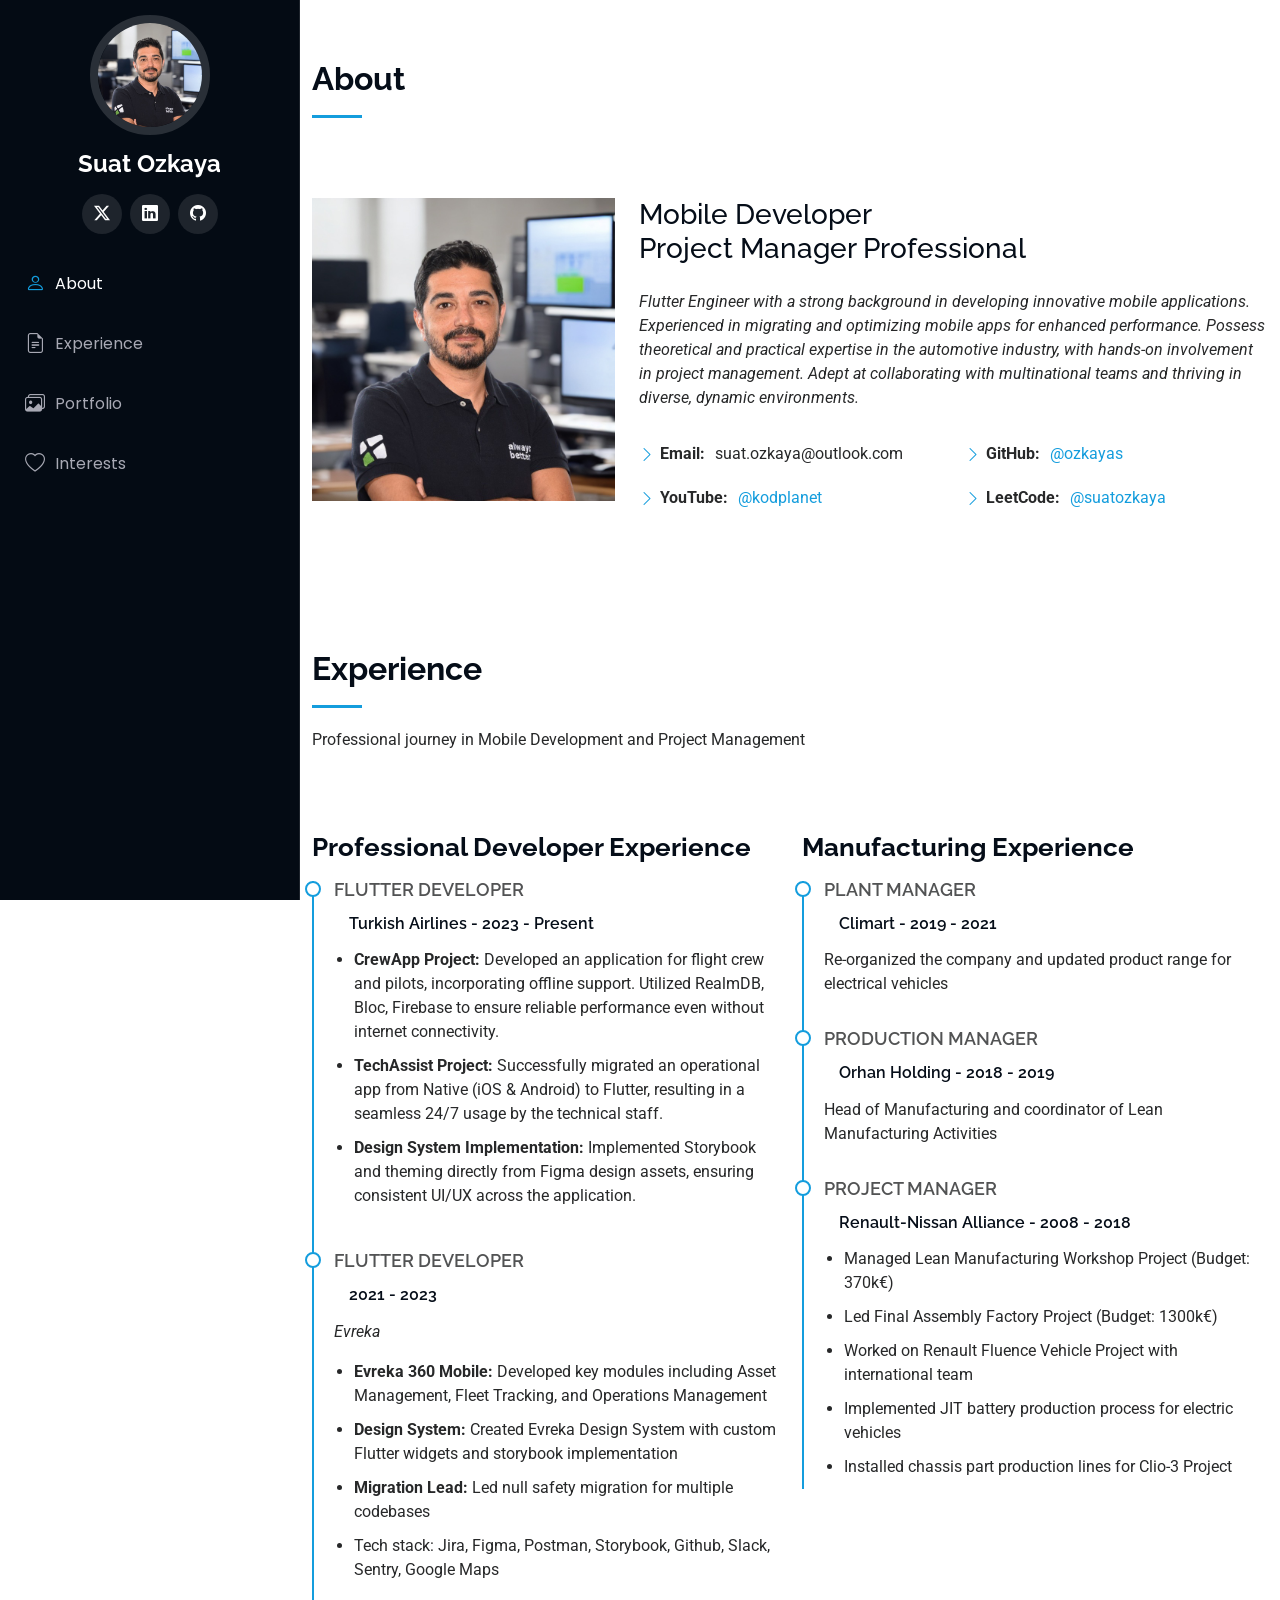
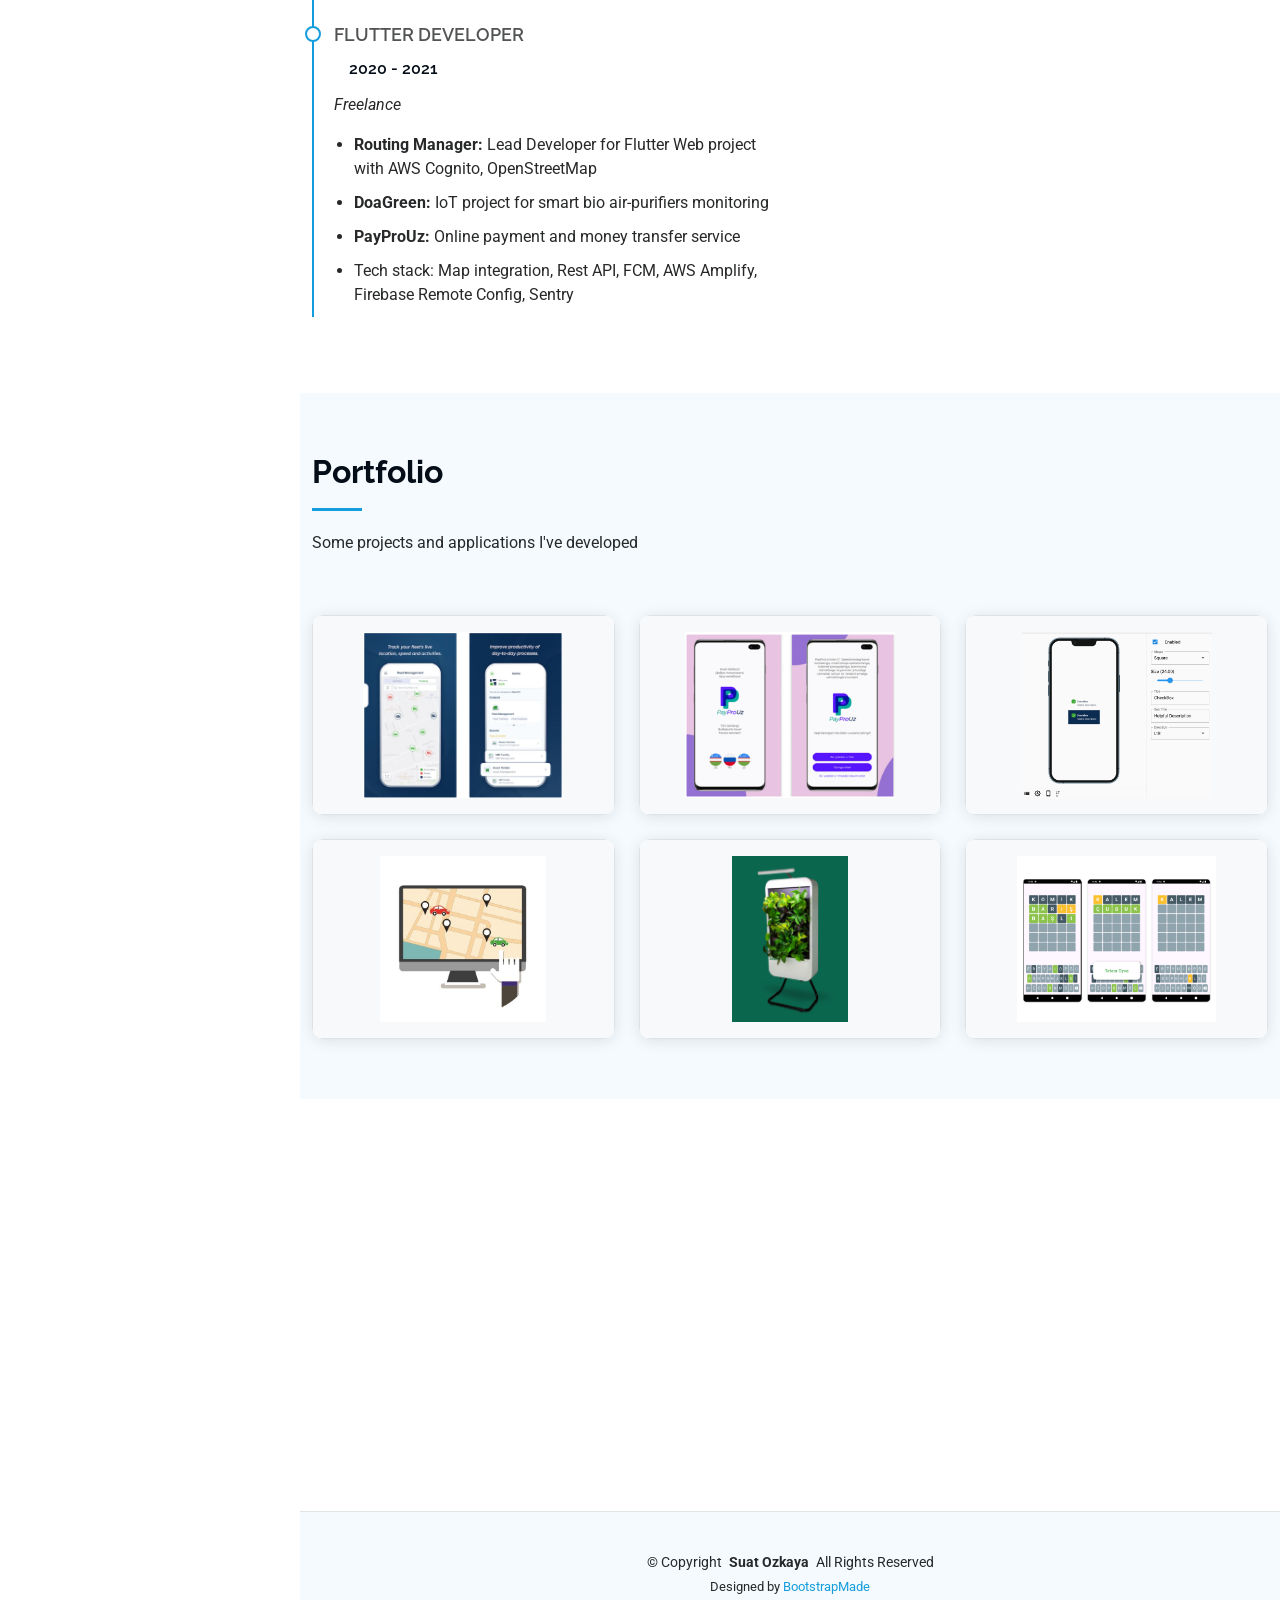
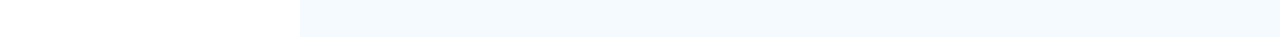
<file: index.html>
<!DOCTYPE html>
<html lang="en">

<head>
  <meta charset="utf-8">
  <meta content="width=device-width, initial-scale=1.0" name="viewport">
  <title>Suat Ozkaya</title>
  <meta content="" name="description">
  <meta content="" name="keywords">

  <!-- Favicons -->
  <!-- <link href="assets/img/favicon.png" rel="icon"> -->
  <link href="assets/img/favicon-32x32.png" rel="icon">
  <link href="assets/img/apple-touch-icon.png" rel="apple-touch-icon">

  <!-- Fonts -->
  <link href="https://fonts.googleapis.com" rel="preconnect">
  <link href="https://fonts.gstatic.com" rel="preconnect" crossorigin>
  <link href="https://fonts.googleapis.com/css2?family=Roboto:ital,wght@0,100;0,300;0,400;0,500;0,700;0,900;1,100;1,300;1,400;1,500;1,700;1,900&family=Poppins:ital,wght@0,100;0,200;0,300;0,400;0,500;0,600;0,700;0,800;0,900;1,100;1,200;1,300;1,400;1,500;1,600;1,700;1,800;1,900&family=Raleway:ital,wght@0,100;0,200;0,300;0,400;0,500;0,600;0,700;0,800;0,900;1,100;1,200;1,300;1,400;1,500;1,600;1,700;1,800;1,900&display=swap" rel="stylesheet">

  <!-- Vendor CSS Files -->
  <link href="assets/vendor/bootstrap/css/bootstrap.min.css" rel="stylesheet">
  <link href="assets/vendor/bootstrap-icons/bootstrap-icons.css" rel="stylesheet">
  <link href="assets/vendor/aos/aos.css" rel="stylesheet">
  <link href="assets/vendor/glightbox/css/glightbox.min.css" rel="stylesheet">
  <link href="assets/vendor/swiper/swiper-bundle.min.css" rel="stylesheet">

  <!-- Main CSS File -->
  <link href="assets/css/main.css" rel="stylesheet">

  <!-- =======================================================
  * Template Name: iPortfolio
  * Template URL: https://bootstrapmade.com/iportfolio-bootstrap-portfolio-websites-template/
  * Updated: Jun 29 2024 with Bootstrap v5.3.3
  * Author: BootstrapMade.com
  * License: https://bootstrapmade.com/license/
  ======================================================== -->
</head>

<body class="index-page">

  <header id="header" class="header dark-background d-flex flex-column">
    <i class="header-toggle d-xl-none bi bi-list"></i>

    <div class="profile-img">
      <img src="assets/img/my-profile-img.jpg" alt="" class="img-fluid rounded-circle">
    </div>

    <a href="index.html" class="logo d-flex align-items-center justify-content-center">
      <h1 class="sitename">Suat Ozkaya</h1>
    </a>

    <div class="social-links text-center">
      <a href="https://x.com/suat_tw" class="twitter" target="_blank"><i class="bi bi-twitter-x"></i></a>
      <a href="https://www.linkedin.com/in/sozkaya/" class="linkedin" target="_blank"><i class="bi bi-linkedin"></i></a>
      <a href="https://github.com/ozkayas" class="github" target="_blank"><i class="bi bi-github"></i></a>
    </div>

    <nav id="navmenu" class="navmenu">
      <ul>
        <li><a href="#about" class="active"><i class="bi bi-person navicon"></i> About</a></li>
        <li><a href="#experience"><i class="bi bi-file-earmark-text navicon"></i> Experience</a></li>
        <li><a href="#portfolio"><i class="bi bi-images navicon"></i> Portfolio</a></li>
        <li><a href="#interests"><i class="bi bi-heart navicon"></i> Interests</a></li>
      </ul>
    </nav>

  </header>

  <main class="main">

    <!-- About Section -->
    <section id="about" class="about section">
      <div class="container">
        <div class="section-title">
          <h2>About</h2>
        </div>

        <div class="row">
          <div class="col-lg-4">
            <img src="assets/img/my-profile-img.jpg" class="img-fluid" alt="">
          </div>
          <div class="col-lg-8 content">
            <h3>Mobile Developer<br>Project Manager Professional</h3>
            <p class="fst-italic py-3">
              Flutter Engineer with a strong background in developing innovative mobile applications. Experienced in migrating and optimizing mobile apps for enhanced performance. Possess theoretical and practical expertise in the automotive industry, with hands-on involvement in project management. Adept at collaborating with multinational teams and thriving in diverse, dynamic environments.
            </p>
            <div class="row">
              <div class="col-lg-6">
                <ul>
                  <li><i class="bi bi-chevron-right"></i> <strong>Email:</strong> <span>suat.ozkaya@outlook.com</span></li>
                  <li><i class="bi bi-chevron-right"></i> <strong>YouTube:</strong> <span><a href="https://www.youtube.com/@kodplanet" target="_blank">@kodplanet</a></span></li>
                </ul>
              </div>
              <div class="col-lg-6">
                <ul>
                  <li><i class="bi bi-chevron-right"></i> <strong>GitHub:</strong> <span><a href="https://github.com/ozkayas" target="_blank">@ozkayas</a></span></li>
                  <li><i class="bi bi-chevron-right"></i> <strong>LeetCode:</strong> <span><a href="https://leetcode.com/suatozkaya" target="_blank">@suatozkaya</a></span></li>
                </ul>
              </div>
            </div>
          </div>
        </div>
      </div>
    </section>

    <!-- Skills Section -->
    <section id="skills" class="skills section light-background d-none">

      <!-- Section Title -->
      <div class="container section-title" data-aos="fade-up">
        <h2>Skills</h2>
        <p>Necessitatibus eius consequatur ex aliquid fuga eum quidem sint consectetur velit</p>
      </div><!-- End Section Title -->

      <div class="container" data-aos="fade-up" data-aos-delay="100">

        <div class="row skills-content skills-animation">

          <div class="col-lg-6">

            <div class="progress">
              <span class="skill"><span>HTML</span> <i class="val">100%</i></span>
              <div class="progress-bar-wrap">
                <div class="progress-bar" role="progressbar" aria-valuenow="100" aria-valuemin="0" aria-valuemax="100"></div>
              </div>
            </div><!-- End Skills Item -->

            <div class="progress">
              <span class="skill"><span>CSS</span> <i class="val">90%</i></span>
              <div class="progress-bar-wrap">
                <div class="progress-bar" role="progressbar" aria-valuenow="90" aria-valuemin="0" aria-valuemax="100"></div>
              </div>
            </div><!-- End Skills Item -->

            <div class="progress">
              <span class="skill"><span>JavaScript</span> <i class="val">75%</i></span>
              <div class="progress-bar-wrap">
                <div class="progress-bar" role="progressbar" aria-valuenow="75" aria-valuemin="0" aria-valuemax="100"></div>
              </div>
            </div><!-- End Skills Item -->

          </div>

          <div class="col-lg-6">

            <div class="progress">
              <span class="skill"><span>PHP</span> <i class="val">80%</i></span>
              <div class="progress-bar-wrap">
                <div class="progress-bar" role="progressbar" aria-valuenow="80" aria-valuemin="0" aria-valuemax="100"></div>
              </div>
            </div><!-- End Skills Item -->

            <div class="progress">
              <span class="skill"><span>WordPress/CMS</span> <i class="val">90%</i></span>
              <div class="progress-bar-wrap">
                <div class="progress-bar" role="progressbar" aria-valuenow="90" aria-valuemin="0" aria-valuemax="100"></div>
              </div>
            </div><!-- End Skills Item -->

            <div class="progress">
              <span class="skill"><span>Photoshop</span> <i class="val">55%</i></span>
              <div class="progress-bar-wrap">
                <div class="progress-bar" role="progressbar" aria-valuenow="55" aria-valuemin="0" aria-valuemax="100"></div>
              </div>
            </div><!-- End Skills Item -->

          </div>

        </div>

      </div>

    </section><!-- /Skills Section -->

    <!-- Resume/Experience Section -->
    <section id="experience" class="resume section">
      <div class="container section-title" data-aos="fade-up">
        <h2>Experience</h2>
        <p>Professional journey in Mobile Development and Project Management</p>
      </div>

      <div class="container">
        <div class="row">
          <!-- Professional Experience -->
          <div class="col-lg-6" data-aos="fade-up" data-aos-delay="100">
            <h3 class="resume-title">Professional Developer Experience</h3>
            
            <!-- Turkish Airlines -->
            <div class="resume-item">
              <h4>Flutter Developer</h4>
              <h5>Turkish Airlines - 2023 - Present</h5>
              <ul>
                <li><strong>CrewApp Project:</strong> Developed an application for flight crew and pilots, incorporating offline support. Utilized RealmDB, Bloc, Firebase to ensure reliable performance even without internet connectivity.</li>
                <li><strong>TechAssist Project:</strong> Successfully migrated an operational app from Native (iOS & Android) to Flutter, resulting in a seamless 24/7 usage by the technical staff.</li>
                <li><strong>Design System Implementation:</strong> Implemented Storybook and theming directly from Figma design assets, ensuring consistent UI/UX across the application.</li>
              </ul>
            </div>

            <!-- Evreka -->
            <div class="resume-item">
              <h4>Flutter Developer</h4>
              <h5>2021 - 2023</h5>
              <p><em>Evreka</em></p>
              <ul>
                <li><strong>Evreka 360 Mobile:</strong> Developed key modules including Asset Management, Fleet Tracking, and Operations Management</li>
                <li><strong>Design System:</strong> Created Evreka Design System with custom Flutter widgets and storybook implementation</li>
                <li><strong>Migration Lead:</strong> Led null safety migration for multiple codebases</li>
                <li>Tech stack: Jira, Figma, Postman, Storybook, Github, Slack, Sentry, Google Maps</li>
              </ul>
            </div>

            <!-- Freelance -->
            <div class="resume-item">
              <h4>Flutter Developer</h4>
              <h5>2020 - 2021</h5>
              <p><em>Freelance</em></p>
              <ul>
                <li><strong>Routing Manager:</strong> Lead Developer for Flutter Web project with AWS Cognito, OpenStreetMap</li>
                <li><strong>DoaGreen:</strong> IoT project for smart bio air-purifiers monitoring</li>
                <li><strong>PayProUz:</strong> Online payment and money transfer service</li>
                <li>Tech stack: Map integration, Rest API, FCM, AWS Amplify, Firebase Remote Config, Sentry</li>
              </ul>
            </div>
          </div>

          <!-- Manufacturing Experience -->
          <div class="col-lg-6" data-aos="fade-up" data-aos-delay="200">
            <h3 class="resume-title">Manufacturing Experience</h3>
            
            <!-- Climart -->
            <div class="resume-item">
              <h4>Plant Manager</h4>
              <h5>Climart - 2019 - 2021</h5>
              <p>Re-organized the company and updated product range for electrical vehicles</p>
            </div>

            <!-- Orhan Holding -->
            <div class="resume-item">
              <h4>Production Manager</h4>
              <h5>Orhan Holding - 2018 - 2019</h5>
              <p>Head of Manufacturing and coordinator of Lean Manufacturing Activities</p>
            </div>

            <!-- Renault-Nissan -->
            <div class="resume-item">
              <h4>Project Manager</h4>
              <h5>Renault-Nissan Alliance - 2008 - 2018</h5>
              <ul>
                <li>Managed Lean Manufacturing Workshop Project (Budget: 370k€)</li>
                <li>Led Final Assembly Factory Project (Budget: 1300k€)</li>
                <li>Worked on Renault Fluence Vehicle Project with international team</li>
                <li>Implemented JIT battery production process for electric vehicles</li>
                <li>Installed chassis part production lines for Clio-3 Project</li>
              </ul>
            </div>
          </div>

        </div>
      </div>
    </section>

    <!-- Portfolio Section -->
    <section id="portfolio" class="portfolio section light-background">
      <style>
        .portfolio-content img {
          width: 100%;
          height: 200px;
          object-fit: contain;
          background-color: #f8f9fa;
          padding: 1rem;
          border: 1px solid #dee2e6;
          border-radius: 8px;
        }

        .portfolio-content {
          background-color: white;
          border-radius: 12px;
          box-shadow: 0 2px 15px rgba(0, 0, 0, 0.1);
          overflow: hidden;
        }

        .portfolio-info {
          padding: 1rem;
          border-top: 1px solid #dee2e6;
        }
      </style>
      <!-- Section Title -->
      <div class="container section-title" data-aos="fade-up">
        <h2>Portfolio</h2>
        <p>Some projects and applications I've developed</p>
      </div>

      <div class="container">
        <div class="row gy-4" data-aos="fade-up" data-aos-delay="200">
          <!-- Evreka 360 -->
          <div class="col-lg-4 col-md-6 portfolio-item">
            <div class="portfolio-content h-100">
              <img src="assets/img/portfolio/evreka360.png" class="img-fluid" alt="Evreka 360">
              <div class="portfolio-info">
                <h4>Evreka 360</h4>
                <p>Waste Management platform</p>
                <div class="portfolio-links">
                  <a href="https://evreka.co" target="_blank" class="details-link"><i class="bi bi-link-45deg"></i></a>
                </div>
                <div class="portfolio-tags">
                  <span class="badge bg-light text-dark">Waste Management</span>
                  <span class="badge bg-light text-dark">Storybook</span>
                  <span class="badge bg-light text-dark">List&Map View</span>
                </div>
              </div>
            </div>
          </div>

          <!-- PayProUz -->
          <div class="col-lg-4 col-md-6 portfolio-item">
            <div class="portfolio-content h-100">
              <img src="assets/img/portfolio/payprouz.png" class="img-fluid" alt="PayProUz">
              <div class="portfolio-info">
                <h4>PayProUz</h4>
                <p>Professional payment solution for iOS and Android</p>
                <div class="portfolio-links">
                  <a href="https://play.google.com/store/apps/details?id=com.payPRO.paypro_mobile" target="_blank" class="details-link"><i class="bi bi-link-45deg"></i></a>
                </div>
                <div class="portfolio-tags">
                  <span class="badge bg-light text-dark">Payment</span>
                  <span class="badge bg-light text-dark">Professional</span>
                  <span class="badge bg-light text-dark">iOS</span>
                  <span class="badge bg-light text-dark">Android</span>
                </div>
              </div>
            </div>
          </div>

          <!-- Flutter Widget Storybook -->
          <div class="col-lg-4 col-md-6 portfolio-item">
            <div class="portfolio-content h-100">
              <img src="assets/img/portfolio/storybook.png" class="img-fluid" alt="Flutter Widget Storybook">
              <div class="portfolio-info">
                <h4>Flutter Widget Storybook</h4>
                <p>UI component library with Figma integration</p>
                <div class="portfolio-links">
                  <a href="https://mobile-components.evreka.co" target="_blank" class="details-link"><i class="bi bi-link-45deg"></i></a>
                </div>
                <div class="portfolio-tags">
                  <span class="badge bg-light text-dark">Storybook</span>
                  <span class="badge bg-light text-dark">UI/UX</span>
                  <span class="badge bg-light text-dark">Figma</span>
                </div>
              </div>
            </div>
          </div>

          <!-- Routing Manager -->
          <div class="col-lg-4 col-md-6 portfolio-item">
            <div class="portfolio-content h-100">
              <img src="assets/img/portfolio/routing.jpeg" class="img-fluid" alt="Routing Manager">
              <div class="portfolio-info">
                <h4>Routing Manager</h4>
                <p>Responsive web application for route management</p>
                <div class="portfolio-tags">
                  <span class="badge bg-light text-dark">Map</span>
                  <span class="badge bg-light text-dark">Routing</span>
                  <span class="badge bg-light text-dark">FlutterWeb</span>
                  <span class="badge bg-light text-dark">DataTable</span>
                  <span class="badge bg-light text-dark">Responsive</span>
                </div>
              </div>
            </div>
          </div>

          <!-- DOA Green -->
          <div class="col-lg-4 col-md-6 portfolio-item">
            <div class="portfolio-content h-100">
              <img src="assets/img/portfolio/doagreen.png" class="img-fluid" alt="DOA Green">
              <div class="portfolio-info">
                <h4>DOA Green</h4>
                <p>IoT startup project for smart solutions</p>
                <div class="portfolio-links">
                  <a href="https://doagreen.com" target="_blank" class="details-link"><i class="bi bi-link-45deg"></i></a>
                </div>
                <div class="portfolio-tags">
                  <span class="badge bg-light text-dark">IoT</span>
                  <span class="badge bg-light text-dark">StartUp</span>
                </div>
              </div>
            </div>
          </div>

          <!-- Wordle Clone TR -->
          <div class="col-lg-4 col-md-6 portfolio-item">
            <div class="portfolio-content h-100">
              <img src="assets/img/portfolio/kelimece.png" class="img-fluid" alt="kelimece">
              <div class="portfolio-info">
                <h4>Kelimece</h4>
                <p>Turkish version of the popular word game : Wordle</p>
                <div class="portfolio-links">
                  <a href="https://play.google.com/store/apps/details?id=dev.suat.kelimece" target="_blank" class="details-link"><i class="bi bi-link-45deg"></i></a>
                </div>
                <div class="portfolio-tags">
                  <span class="badge bg-light text-dark">FlutterWeb</span>
                  <span class="badge bg-light text-dark">Bloc</span>
                </div>
              </div>
            </div>
          </div>

        </div>
      </div>
    </section>

    <!-- Interests Section -->
    <section id="interests" class="interests section">
      <!-- Section Title -->
      <div class="container section-title" data-aos="fade-up">
        <h2>Interests</h2>
        <p>Beyond coding, here are some things that I'm passionate about</p>
      </div>

      <div class="container" data-aos="fade-up" data-aos-delay="100">
        <div class="row gy-4">
          <div class="col-lg-4 col-md-6">
            <div class="interests-item">
              <i class="bi bi-book"></i>
              <h3>Reading</h3>
              <p>Passionate about reading technical books and science fiction novels</p>
            </div>
          </div>

          <div class="col-lg-4 col-md-6">
            <div class="interests-item">
              <i class="bi bi-camera"></i>
              <h3>Photography</h3>
              <p>Amateur photographer with interest in landscape and street photography</p>
            </div>
          </div>

          <div class="col-lg-4 col-md-6">
            <div class="interests-item">
              <i class="bi bi-music-note-beamed"></i>
              <h3>Music</h3>
              <p>Enjoy playing guitar and attending live concerts</p>
            </div>
          </div>

        </div>
      </div>
    </section>

  </main>

  <footer id="footer" class="footer position-relative light-background">

    <div class="container">
      <div class="copyright text-center ">
        <p>© <span>Copyright</span> <strong class="px-1 sitename">Suat Ozkaya</strong> <span>All Rights Reserved</span></p>
      </div>
      <div class="credits">
        <!-- All the links in the footer should remain intact. -->
        <!-- You can delete the links only if you've purchased the pro version. -->
        <!-- Licensing information: https://bootstrapmade.com/license/ -->
        <!-- Purchase the pro version with working PHP/AJAX contact form: [buy-url] -->
        Designed by <a href="https://bootstrapmade.com/">BootstrapMade</a>
      </div>
    </div>

  </footer>

  <!-- Scroll Top -->
  <a href="#" id="scroll-top" class="scroll-top d-flex align-items-center justify-content-center"><i class="bi bi-arrow-up-short"></i></a>

  <!-- Preloader -->
  <div id="preloader"></div>

  <!-- Vendor JS Files -->
  <script src="assets/vendor/bootstrap/js/bootstrap.bundle.min.js"></script>
  <script src="assets/vendor/php-email-form/validate.js"></script>
  <script src="assets/vendor/aos/aos.js"></script>
  <script src="assets/vendor/typed.js/typed.umd.js"></script>
  <script src="assets/vendor/purecounter/purecounter_vanilla.js"></script>
  <script src="assets/vendor/waypoints/noframework.waypoints.js"></script>
  <script src="assets/vendor/glightbox/js/glightbox.min.js"></script>
  <script src="assets/vendor/imagesloaded/imagesloaded.pkgd.min.js"></script>
  <script src="assets/vendor/isotope-layout/isotope.pkgd.min.js"></script>
  <script src="assets/vendor/swiper/swiper-bundle.min.js"></script>

  <!-- Main JS File -->
  <script src="assets/js/main.js"></script>

</body>

</html>
</file>
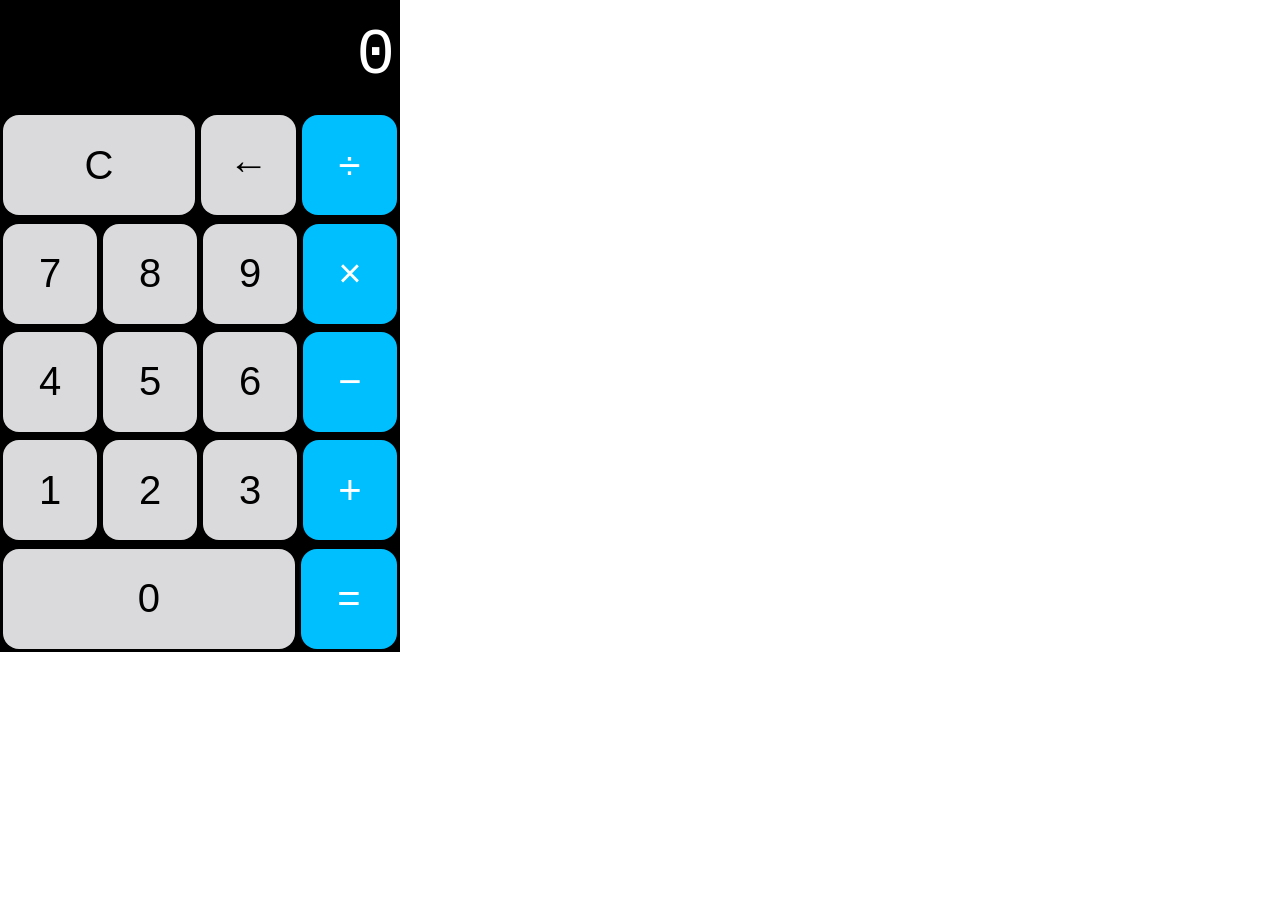
<file: calculator.html>
<!DOCTYPE html>
<html lang="en">
<head>
    <meta charset="UTF-8">
    <title>Calculator</title>
    <link rel="stylesheet" href="css/calculator.css">
</head>
<body>
    <div class="wrapper">
        <section class="screen">
            0
        </section>
    
        <section class="calc-buttons">
            <div class="calc-button-row">
                <button class="calc-button double">C</button>
                <button class="calc-button">&larr;</button>
                <button class="calc-button">&divide;</button>


            </div>
            <div class="calc-button-row">
                <button class="calc-button">7</button>
                <button class="calc-button">8</button>
                <button class="calc-button">9</button>
                <button class="calc-button">&times;</button>

                
            </div>
            <div class="calc-button-row">
                <button class="calc-button">4</button>
                <button class="calc-button">5</button>
                <button class="calc-button">6</button>
                <button class="calc-button">&minus;</button>


                
            </div>
            <div class="calc-button-row">
                <button class="calc-button">1</button>
                <button class="calc-button">2</button>
                <button class="calc-button">3</button>
                <button class="calc-button">&plus;</button>


                
            </div>
            <div class="calc-button-row">
                <button class="calc-button triple">0</button>
                <button class="calc-button">&equals;</button>

                
            </div>
        </section>
    </div>
</body>
</html>
</file>
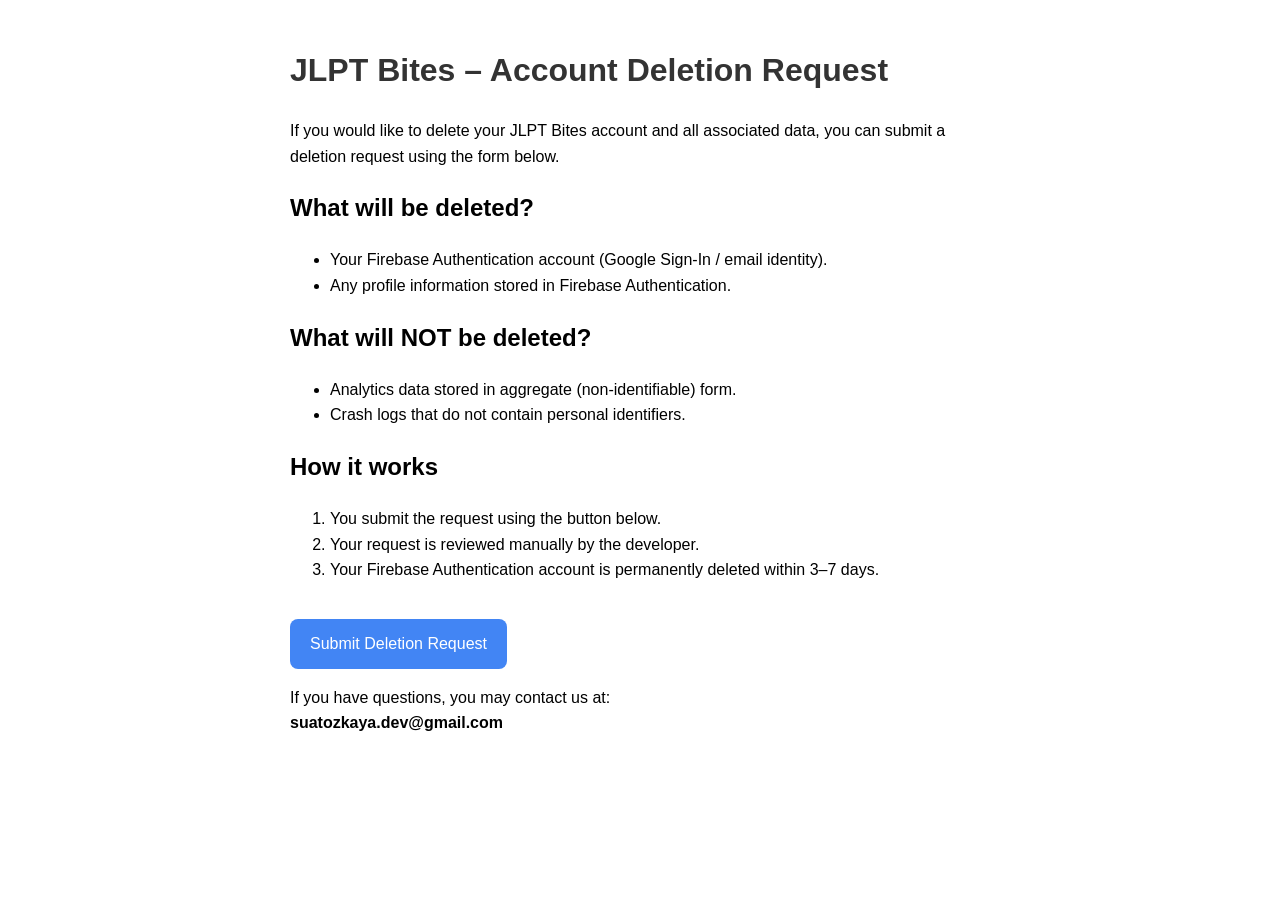
<file: jlpt-bites-delete-account.html>
<!DOCTYPE html>
<html lang="en">
<head>
    <meta charset="UTF-8">
    <title>JLPT Bites - Account Deletion Request</title>
    <style>
        body { font-family: Arial, sans-serif; max-width: 700px; margin: 0 auto; padding: 24px; line-height: 1.6; }
        h1 { color: #333; }
        a.button {
            display: inline-block;
            margin-top: 20px;
            padding: 12px 20px;
            background: #4285f4;
            color: white;
            text-decoration: none;
            border-radius: 8px;
        }
    </style>
</head>
<body>

<h1>JLPT Bites – Account Deletion Request</h1>

<p>
    If you would like to delete your JLPT Bites account and all associated data,
    you can submit a deletion request using the form below.
</p>

<h2>What will be deleted?</h2>
<ul>
    <li>Your Firebase Authentication account (Google Sign-In / email identity).</li>
    <li>Any profile information stored in Firebase Authentication.</li>
</ul>

<h2>What will NOT be deleted?</h2>
<ul>
    <li>Analytics data stored in aggregate (non-identifiable) form.</li>
    <li>Crash logs that do not contain personal identifiers.</li>
</ul>

<h2>How it works</h2>
<ol>
    <li>You submit the request using the button below.</li>
    <li>Your request is reviewed manually by the developer.</li>
    <li>Your Firebase Authentication account is permanently deleted within 3–7 days.</li>
</ol>

<a href="https://forms.gle/Zm6Zpmsmi6Jy5Z4f7" class="button">Submit Deletion Request</a>

<p>
    If you have questions, you may contact us at:<br>
    <strong>suatozkaya.dev@gmail.com</strong>
</p>

</body>
</html>
</file>
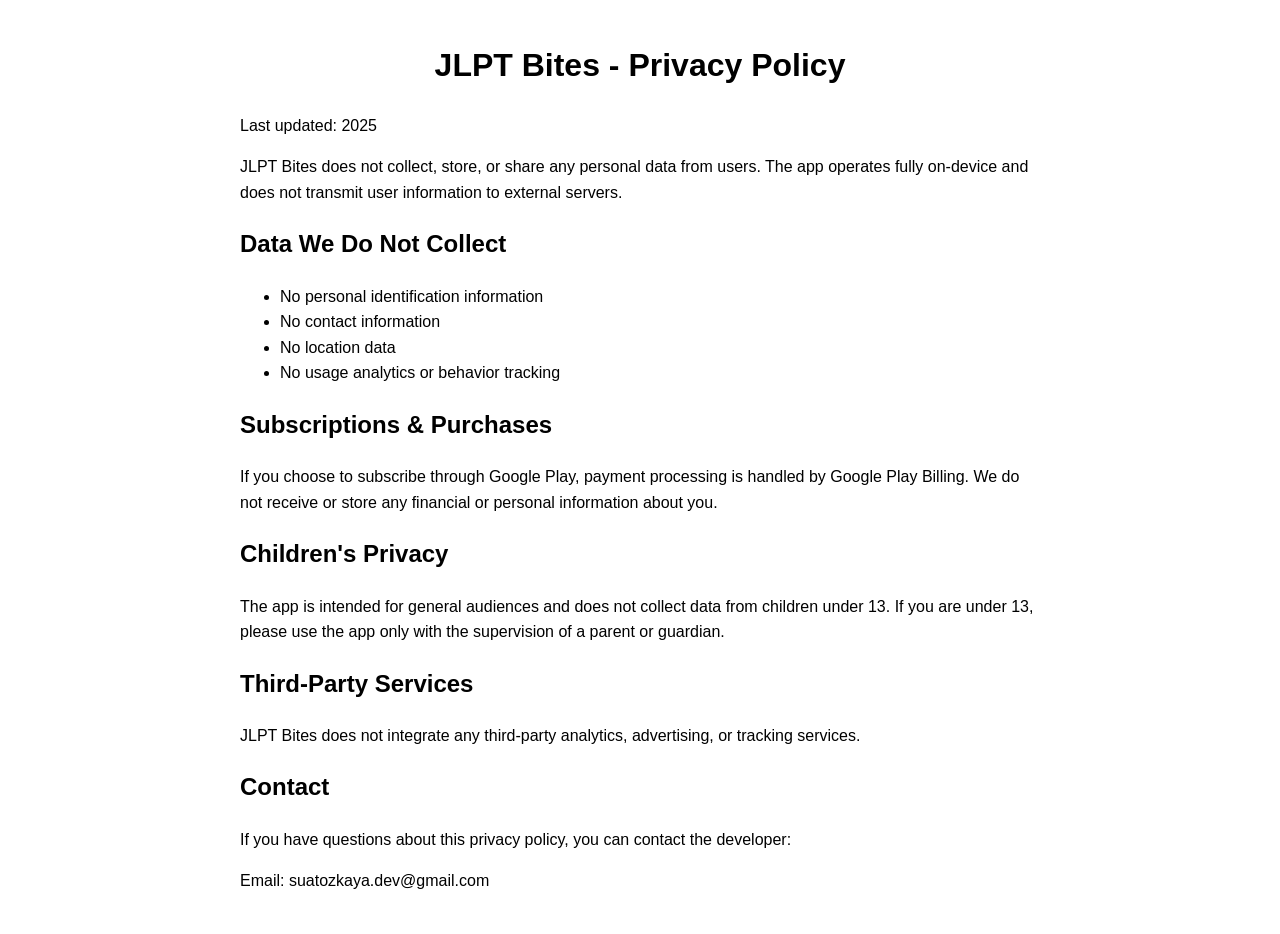
<file: jlpt-bites-privacy-policy.html>
<!DOCTYPE html>
<html lang="en">
<head>
  <meta charset="UTF-8">
  <title>Privacy Policy - JLPT Bites</title>
  <style>
    body {
      font-family: Arial, sans-serif;
      max-width: 800px;
      margin: 40px auto;
      line-height: 1.6;
      padding: 0 16px;
    }
    h1 {
      text-align: center;
    }
  </style>
</head>
<body>

<h1>JLPT Bites - Privacy Policy</h1>

<p>Last updated: 2025</p>

<p>JLPT Bites does not collect, store, or share any personal data from users.
The app operates fully on-device and does not transmit user information to external servers.</p>

<h2>Data We Do Not Collect</h2>
<ul>
  <li>No personal identification information</li>
  <li>No contact information</li>
  <li>No location data</li>
  <li>No usage analytics or behavior tracking</li>
</ul>

<h2>Subscriptions &amp; Purchases</h2>
<p>If you choose to subscribe through Google Play, payment processing is handled by Google Play Billing.
We do not receive or store any financial or personal information about you.</p>

<h2>Children's Privacy</h2>
<p>The app is intended for general audiences and does not collect data from children under 13.
If you are under 13, please use the app only with the supervision of a parent or guardian.</p>

<h2>Third-Party Services</h2>
<p>JLPT Bites does not integrate any third-party analytics, advertising, or tracking services.</p>

<h2>Contact</h2>
<p>If you have questions about this privacy policy, you can contact the developer:</p>
<p>Email: suatozkaya.dev@gmail.com</p>

</body>
</html>
</file>
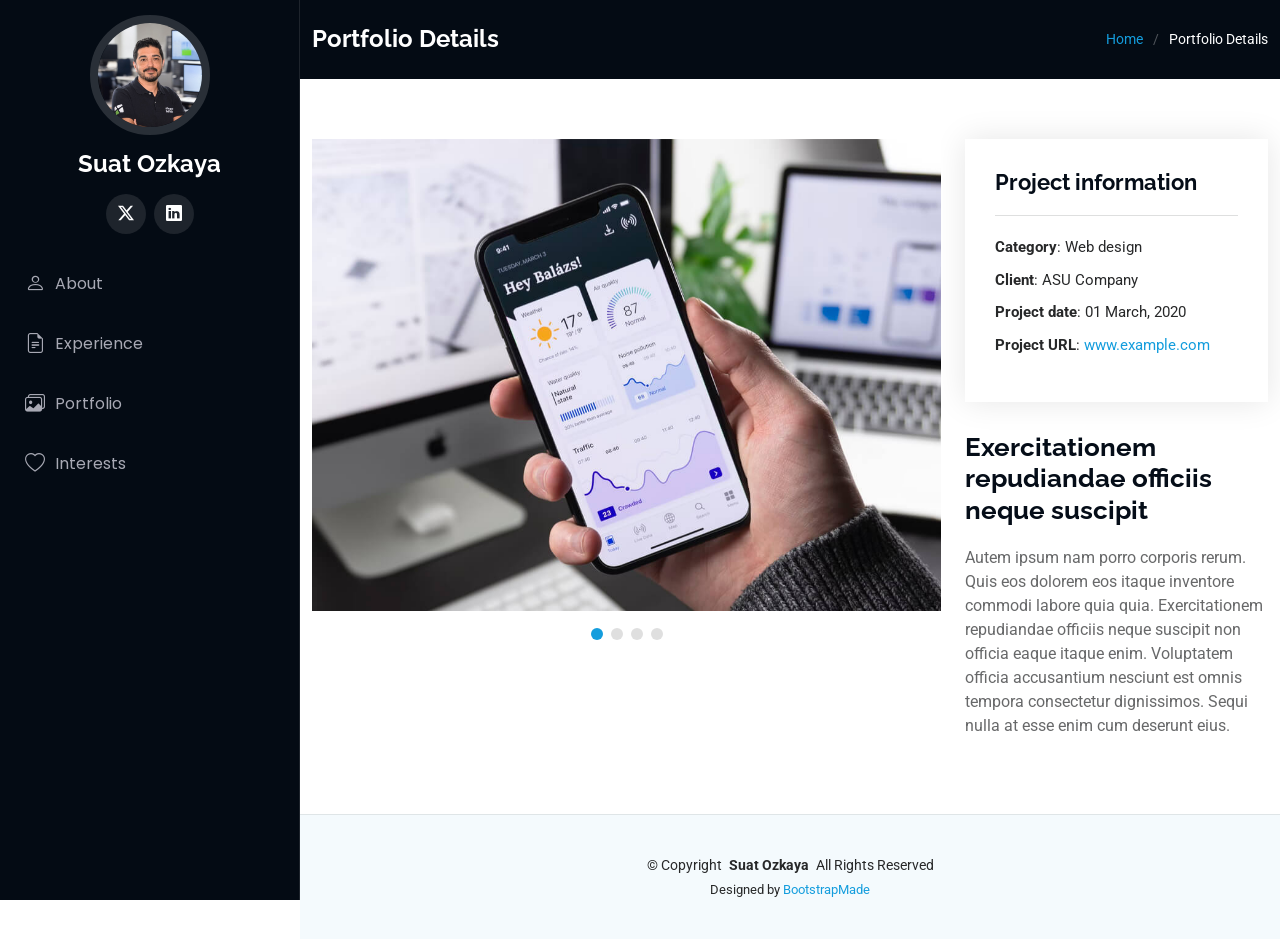
<file: portfolio-details.html>
<!DOCTYPE html>
<html lang="en">

<head>
  <meta charset="utf-8">
  <meta content="width=device-width, initial-scale=1.0" name="viewport">
  <title>Portfolio Details - iPortfolio Bootstrap Template</title>
  <meta content="" name="description">
  <meta content="" name="keywords">

  <!-- Favicons -->
  <link href="assets/img/favicon.png" rel="icon">
  <link href="assets/img/apple-touch-icon.png" rel="apple-touch-icon">

  <!-- Fonts -->
  <link href="https://fonts.googleapis.com" rel="preconnect">
  <link href="https://fonts.gstatic.com" rel="preconnect" crossorigin>
  <link href="https://fonts.googleapis.com/css2?family=Roboto:ital,wght@0,100;0,300;0,400;0,500;0,700;0,900;1,100;1,300;1,400;1,500;1,700;1,900&family=Poppins:ital,wght@0,100;0,200;0,300;0,400;0,500;0,600;0,700;0,800;0,900;1,100;1,200;1,300;1,400;1,500;1,600;1,700;1,800;1,900&family=Raleway:ital,wght@0,100;0,200;0,300;0,400;0,500;0,600;0,700;0,800;0,900;1,100;1,200;1,300;1,400;1,500;1,600;1,700;1,800;1,900&display=swap" rel="stylesheet">

  <!-- Vendor CSS Files -->
  <link href="assets/vendor/bootstrap/css/bootstrap.min.css" rel="stylesheet">
  <link href="assets/vendor/bootstrap-icons/bootstrap-icons.css" rel="stylesheet">
  <link href="assets/vendor/aos/aos.css" rel="stylesheet">
  <link href="assets/vendor/glightbox/css/glightbox.min.css" rel="stylesheet">
  <link href="assets/vendor/swiper/swiper-bundle.min.css" rel="stylesheet">

  <!-- Main CSS File -->
  <link href="assets/css/main.css" rel="stylesheet">

  <!-- =======================================================
  * Template Name: iPortfolio
  * Template URL: https://bootstrapmade.com/iportfolio-bootstrap-portfolio-websites-template/
  * Updated: Jun 29 2024 with Bootstrap v5.3.3
  * Author: BootstrapMade.com
  * License: https://bootstrapmade.com/license/
  ======================================================== -->
</head>

<body class="portfolio-details-page">

  <header id="header" class="header dark-background d-flex flex-column">
    <i class="header-toggle d-xl-none bi bi-list"></i>

    <div class="profile-img">
      <img src="assets/img/my-profile-img.jpg" alt="" class="img-fluid rounded-circle">
    </div>

    <a href="index.html" class="logo d-flex align-items-center justify-content-center">
      <h1 class="sitename">Suat Ozkaya</h1>
    </a>

    <div class="social-links text-center">
      <a href="https://x.com/suat_tw" class="twitter" target="_blank"><i class="bi bi-twitter-x"></i></a>
      <a href="https://www.linkedin.com/in/sozkaya/" class="linkedin" target="_blank"><i class="bi bi-linkedin"></i></a>
    </div>

    <nav id="navmenu" class="navmenu">
      <ul>
        <li><a href="#about"><i class="bi bi-person navicon"></i> About</a></li>
        <li><a href="#experience"><i class="bi bi-file-earmark-text navicon"></i> Experience</a></li>
        <li><a href="#portfolio"><i class="bi bi-images navicon"></i> Portfolio</a></li>
        <li><a href="#interests"><i class="bi bi-heart navicon"></i> Interests</a></li>
      </ul>
    </nav>

  </header>

  <main class="main">

    <!-- Page Title -->
    <div class="page-title dark-background">
      <div class="container d-lg-flex justify-content-between align-items-center">
        <h1 class="mb-2 mb-lg-0">Portfolio Details</h1>
        <nav class="breadcrumbs">
          <ol>
            <li><a href="index.html">Home</a></li>
            <li class="current">Portfolio Details</li>
          </ol>
        </nav>
      </div>
    </div><!-- End Page Title -->

    <!-- Portfolio Details Section -->
    <section id="portfolio-details" class="portfolio-details section">

      <div class="container" data-aos="fade-up" data-aos-delay="100">

        <div class="row gy-4">

          <div class="col-lg-8">
            <div class="portfolio-details-slider swiper init-swiper">

              <script type="application/json" class="swiper-config">
                {
                  "loop": true,
                  "speed": 600,
                  "autoplay": {
                    "delay": 5000
                  },
                  "slidesPerView": "auto",
                  "pagination": {
                    "el": ".swiper-pagination",
                    "type": "bullets",
                    "clickable": true
                  }
                }
              </script>

              <div class="swiper-wrapper align-items-center">

                <div class="swiper-slide">
                  <img src="assets/img/portfolio/app-1.jpg" alt="">
                </div>

                <div class="swiper-slide">
                  <img src="assets/img/portfolio/product-1.jpg" alt="">
                </div>

                <div class="swiper-slide">
                  <img src="assets/img/portfolio/branding-1.jpg" alt="">
                </div>

                <div class="swiper-slide">
                  <img src="assets/img/portfolio/books-1.jpg" alt="">
                </div>

              </div>
              <div class="swiper-pagination"></div>
            </div>
          </div>

          <div class="col-lg-4">
            <div class="portfolio-info" data-aos="fade-up" data-aos-delay="200">
              <h3>Project information</h3>
              <ul>
                <li><strong>Category</strong>: Web design</li>
                <li><strong>Client</strong>: ASU Company</li>
                <li><strong>Project date</strong>: 01 March, 2020</li>
                <li><strong>Project URL</strong>: <a href="#">www.example.com</a></li>
              </ul>
            </div>
            <div class="portfolio-description" data-aos="fade-up" data-aos-delay="300">
              <h2>Exercitationem repudiandae officiis neque suscipit</h2>
              <p>
                Autem ipsum nam porro corporis rerum. Quis eos dolorem eos itaque inventore commodi labore quia quia. Exercitationem repudiandae officiis neque suscipit non officia eaque itaque enim. Voluptatem officia accusantium nesciunt est omnis tempora consectetur dignissimos. Sequi nulla at esse enim cum deserunt eius.
              </p>
            </div>
          </div>

        </div>

      </div>

    </section><!-- /Portfolio Details Section -->

  </main>

  <footer id="footer" class="footer position-relative light-background">

    <div class="container">
      <div class="copyright text-center ">
        <p>© <span>Copyright</span> <strong class="px-1 sitename">Suat Ozkaya</strong> <span>All Rights Reserved</span></p>
      </div>
      <div class="credits">
        <!-- All the links in the footer should remain intact. -->
        <!-- You can delete the links only if you've purchased the pro version. -->
        <!-- Licensing information: https://bootstrapmade.com/license/ -->
        <!-- Purchase the pro version with working PHP/AJAX contact form: [buy-url] -->
        Designed by <a href="https://bootstrapmade.com/">BootstrapMade</a>
      </div>
    </div>

  </footer>

  <!-- Scroll Top -->
  <a href="#" id="scroll-top" class="scroll-top d-flex align-items-center justify-content-center"><i class="bi bi-arrow-up-short"></i></a>

  <!-- Preloader -->
  <div id="preloader"></div>

  <!-- Vendor JS Files -->
  <script src="assets/vendor/bootstrap/js/bootstrap.bundle.min.js"></script>
  <script src="assets/vendor/php-email-form/validate.js"></script>
  <script src="assets/vendor/aos/aos.js"></script>
  <script src="assets/vendor/typed.js/typed.umd.js"></script>
  <script src="assets/vendor/purecounter/purecounter_vanilla.js"></script>
  <script src="assets/vendor/waypoints/noframework.waypoints.js"></script>
  <script src="assets/vendor/glightbox/js/glightbox.min.js"></script>
  <script src="assets/vendor/imagesloaded/imagesloaded.pkgd.min.js"></script>
  <script src="assets/vendor/isotope-layout/isotope.pkgd.min.js"></script>
  <script src="assets/vendor/swiper/swiper-bundle.min.js"></script>

  <!-- Main JS File -->
  <script src="assets/js/main.js"></script>

</body>

</html>
</file>
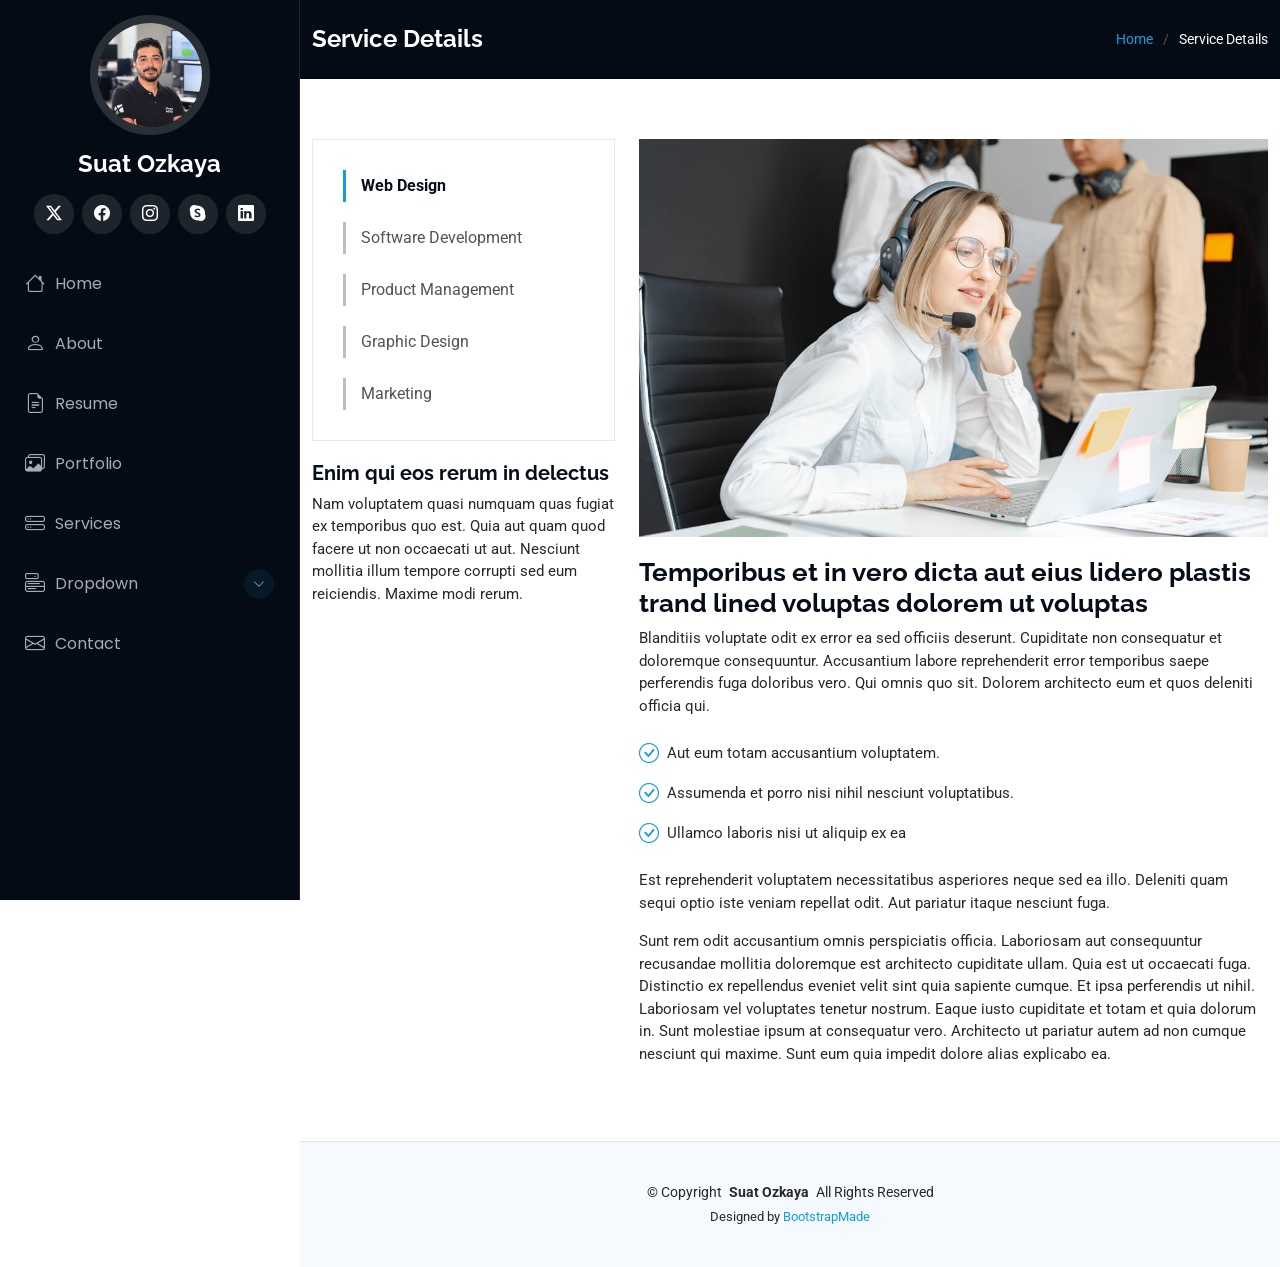
<file: service-details.html>
<!DOCTYPE html>
<html lang="en">

<head>
  <meta charset="utf-8">
  <meta content="width=device-width, initial-scale=1.0" name="viewport">
  <title>Service Details - iPortfolio Bootstrap Template</title>
  <meta content="" name="description">
  <meta content="" name="keywords">

  <!-- Favicons -->
  <link href="assets/img/favicon.png" rel="icon">
  <link href="assets/img/apple-touch-icon.png" rel="apple-touch-icon">

  <!-- Fonts -->
  <link href="https://fonts.googleapis.com" rel="preconnect">
  <link href="https://fonts.gstatic.com" rel="preconnect" crossorigin>
  <link href="https://fonts.googleapis.com/css2?family=Roboto:ital,wght@0,100;0,300;0,400;0,500;0,700;0,900;1,100;1,300;1,400;1,500;1,700;1,900&family=Poppins:ital,wght@0,100;0,200;0,300;0,400;0,500;0,600;0,700;0,800;0,900;1,100;1,200;1,300;1,400;1,500;1,600;1,700;1,800;1,900&family=Raleway:ital,wght@0,100;0,200;0,300;0,400;0,500;0,600;0,700;0,800;0,900;1,100;1,200;1,300;1,400;1,500;1,600;1,700;1,800;1,900&display=swap" rel="stylesheet">

  <!-- Vendor CSS Files -->
  <link href="assets/vendor/bootstrap/css/bootstrap.min.css" rel="stylesheet">
  <link href="assets/vendor/bootstrap-icons/bootstrap-icons.css" rel="stylesheet">
  <link href="assets/vendor/aos/aos.css" rel="stylesheet">
  <link href="assets/vendor/glightbox/css/glightbox.min.css" rel="stylesheet">
  <link href="assets/vendor/swiper/swiper-bundle.min.css" rel="stylesheet">

  <!-- Main CSS File -->
  <link href="assets/css/main.css" rel="stylesheet">

  <!-- =======================================================
  * Template Name: iPortfolio
  * Template URL: https://bootstrapmade.com/iportfolio-bootstrap-portfolio-websites-template/
  * Updated: Jun 29 2024 with Bootstrap v5.3.3
  * Author: BootstrapMade.com
  * License: https://bootstrapmade.com/license/
  ======================================================== -->
</head>

<body class="service-details-page">

  <header id="header" class="header dark-background d-flex flex-column">
    <i class="header-toggle d-xl-none bi bi-list"></i>

    <div class="profile-img">
      <img src="assets/img/my-profile-img.jpg" alt="" class="img-fluid rounded-circle">
    </div>

    <a href="index.html" class="logo d-flex align-items-center justify-content-center">
      <h1 class="sitename">Suat Ozkaya</h1>
    </a>

    <div class="social-links text-center">
      <a href="#" class="twitter"><i class="bi bi-twitter-x"></i></a>
      <a href="#" class="facebook"><i class="bi bi-facebook"></i></a>
      <a href="#" class="instagram"><i class="bi bi-instagram"></i></a>
      <a href="#" class="google-plus"><i class="bi bi-skype"></i></a>
      <a href="#" class="linkedin"><i class="bi bi-linkedin"></i></a>
    </div>

    <nav id="navmenu" class="navmenu">
      <ul>
        <li><a href="#hero"><i class="bi bi-house navicon"></i>Home</a></li>
        <li><a href="#about"><i class="bi bi-person navicon"></i> About</a></li>
        <li><a href="#resume"><i class="bi bi-file-earmark-text navicon"></i> Resume</a></li>
        <li><a href="#portfolio"><i class="bi bi-images navicon"></i> Portfolio</a></li>
        <li><a href="#services"><i class="bi bi-hdd-stack navicon"></i> Services</a></li>
        <li class="dropdown"><a href="#"><i class="bi bi-menu-button navicon"></i> <span>Dropdown</span> <i class="bi bi-chevron-down toggle-dropdown"></i></a>
          <ul>
            <li><a href="#">Dropdown 1</a></li>
            <li class="dropdown"><a href="#"><span>Deep Dropdown</span> <i class="bi bi-chevron-down toggle-dropdown"></i></a>
              <ul>
                <li><a href="#">Deep Dropdown 1</a></li>
                <li><a href="#">Deep Dropdown 2</a></li>
                <li><a href="#">Deep Dropdown 3</a></li>
                <li><a href="#">Deep Dropdown 4</a></li>
                <li><a href="#">Deep Dropdown 5</a></li>
              </ul>
            </li>
            <li><a href="#">Dropdown 2</a></li>
            <li><a href="#">Dropdown 3</a></li>
            <li><a href="#">Dropdown 4</a></li>
          </ul>
        </li>
        <li><a href="#contact"><i class="bi bi-envelope navicon"></i> Contact</a></li>
      </ul>
    </nav>

  </header>

  <main class="main">

    <!-- Page Title -->
    <div class="page-title dark-background">
      <div class="container d-lg-flex justify-content-between align-items-center">
        <h1 class="mb-2 mb-lg-0">Service Details</h1>
        <nav class="breadcrumbs">
          <ol>
            <li><a href="index.html">Home</a></li>
            <li class="current">Service Details</li>
          </ol>
        </nav>
      </div>
    </div><!-- End Page Title -->

    <!-- Service Details Section -->
    <section id="service-details" class="service-details section">

      <div class="container">

        <div class="row gy-4">

          <div class="col-lg-4" data-aos="fade-up" data-aos-delay="100">
            <div class="services-list">
              <a href="#" class="active">Web Design</a>
              <a href="#">Software Development</a>
              <a href="#">Product Management</a>
              <a href="#">Graphic Design</a>
              <a href="#">Marketing</a>
            </div>

            <h4>Enim qui eos rerum in delectus</h4>
            <p>Nam voluptatem quasi numquam quas fugiat ex temporibus quo est. Quia aut quam quod facere ut non occaecati ut aut. Nesciunt mollitia illum tempore corrupti sed eum reiciendis. Maxime modi rerum.</p>
          </div>

          <div class="col-lg-8" data-aos="fade-up" data-aos-delay="200">
            <img src="assets/img/services.jpg" alt="" class="img-fluid services-img">
            <h3>Temporibus et in vero dicta aut eius lidero plastis trand lined voluptas dolorem ut voluptas</h3>
            <p>
              Blanditiis voluptate odit ex error ea sed officiis deserunt. Cupiditate non consequatur et doloremque consequuntur. Accusantium labore reprehenderit error temporibus saepe perferendis fuga doloribus vero. Qui omnis quo sit. Dolorem architecto eum et quos deleniti officia qui.
            </p>
            <ul>
              <li><i class="bi bi-check-circle"></i> <span>Aut eum totam accusantium voluptatem.</span></li>
              <li><i class="bi bi-check-circle"></i> <span>Assumenda et porro nisi nihil nesciunt voluptatibus.</span></li>
              <li><i class="bi bi-check-circle"></i> <span>Ullamco laboris nisi ut aliquip ex ea</span></li>
            </ul>
            <p>
              Est reprehenderit voluptatem necessitatibus asperiores neque sed ea illo. Deleniti quam sequi optio iste veniam repellat odit. Aut pariatur itaque nesciunt fuga.
            </p>
            <p>
              Sunt rem odit accusantium omnis perspiciatis officia. Laboriosam aut consequuntur recusandae mollitia doloremque est architecto cupiditate ullam. Quia est ut occaecati fuga. Distinctio ex repellendus eveniet velit sint quia sapiente cumque. Et ipsa perferendis ut nihil. Laboriosam vel voluptates tenetur nostrum. Eaque iusto cupiditate et totam et quia dolorum in. Sunt molestiae ipsum at consequatur vero. Architecto ut pariatur autem ad non cumque nesciunt qui maxime. Sunt eum quia impedit dolore alias explicabo ea.
            </p>
          </div>

        </div>

      </div>

    </section><!-- /Service Details Section -->

  </main>

  <footer id="footer" class="footer position-relative light-background">

    <div class="container">
      <div class="copyright text-center ">
        <p>© <span>Copyright</span> <strong class="px-1 sitename">Suat Ozkaya</strong> <span>All Rights Reserved</span></p>
      </div>
      <div class="credits">
        <!-- All the links in the footer should remain intact. -->
        <!-- You can delete the links only if you've purchased the pro version. -->
        <!-- Licensing information: https://bootstrapmade.com/license/ -->
        <!-- Purchase the pro version with working PHP/AJAX contact form: [buy-url] -->
        Designed by <a href="https://bootstrapmade.com/">BootstrapMade</a>
      </div>
    </div>

  </footer>

  <!-- Scroll Top -->
  <a href="#" id="scroll-top" class="scroll-top d-flex align-items-center justify-content-center"><i class="bi bi-arrow-up-short"></i></a>

  <!-- Preloader -->
  <div id="preloader"></div>

  <!-- Vendor JS Files -->
  <script src="assets/vendor/bootstrap/js/bootstrap.bundle.min.js"></script>
  <script src="assets/vendor/php-email-form/validate.js"></script>
  <script src="assets/vendor/aos/aos.js"></script>
  <script src="assets/vendor/typed.js/typed.umd.js"></script>
  <script src="assets/vendor/purecounter/purecounter_vanilla.js"></script>
  <script src="assets/vendor/waypoints/noframework.waypoints.js"></script>
  <script src="assets/vendor/glightbox/js/glightbox.min.js"></script>
  <script src="assets/vendor/imagesloaded/imagesloaded.pkgd.min.js"></script>
  <script src="assets/vendor/isotope-layout/isotope.pkgd.min.js"></script>
  <script src="assets/vendor/swiper/swiper-bundle.min.js"></script>

  <!-- Main JS File -->
  <script src="assets/js/main.js"></script>

</body>

</html>
</file>
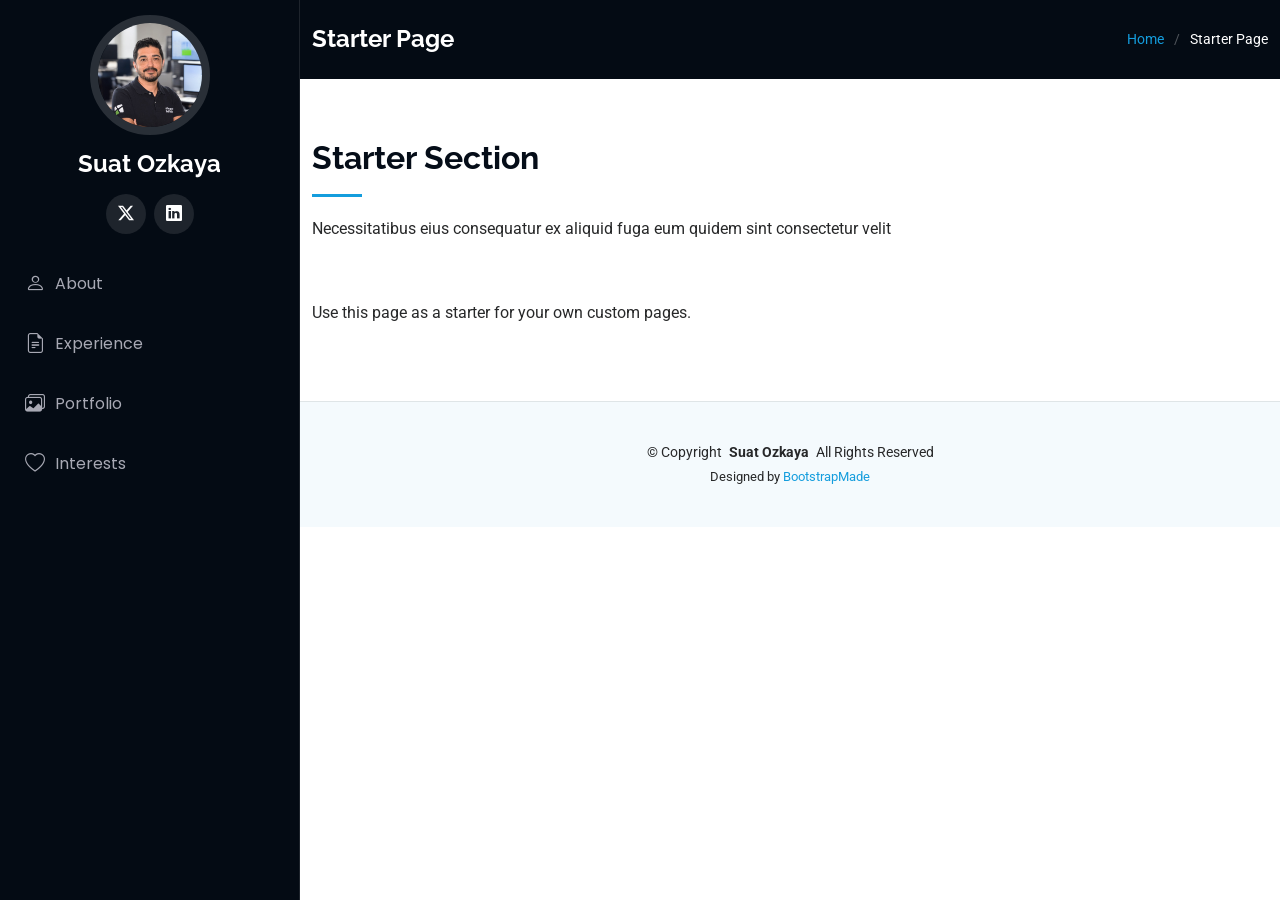
<file: starter-page.html>
<!DOCTYPE html>
<html lang="en">

<head>
  <meta charset="utf-8">
  <meta content="width=device-width, initial-scale=1.0" name="viewport">
  <title>Starter Page - iPortfolio Bootstrap Template</title>
  <meta content="Suat Ozkaya - Portfolio Website" name="description">
  <meta content="portfolio, developer, Suat Ozkaya" name="keywords">

  <!-- Favicons -->
  <link href="assets/img/favicon.png" rel="icon">
  <link href="assets/img/apple-touch-icon.png" rel="apple-touch-icon">

  <!-- Fonts -->
  <link href="https://fonts.googleapis.com" rel="preconnect">
  <link href="https://fonts.gstatic.com" rel="preconnect" crossorigin>
  <link href="https://fonts.googleapis.com/css2?family=Roboto:ital,wght@0,100;0,300;0,400;0,500;0,700;0,900;1,100;1,300;1,400;1,500;1,700;1,900&family=Poppins:ital,wght@0,100;0,200;0,300;0,400;0,500;0,600;0,700;0,800;0,900;1,100;1,200;1,300;1,400;1,500;1,600;1,700;1,800;1,900&family=Raleway:ital,wght@0,100;0,200;0,300;0,400;0,500;0,600;0,700;0,800;0,900;1,100;1,200;1,300;1,400;1,500;1,600;1,700;1,800;1,900&display=swap" rel="stylesheet">

  <!-- Vendor CSS Files -->
  <link href="assets/vendor/bootstrap/css/bootstrap.min.css" rel="stylesheet">
  <link href="assets/vendor/bootstrap-icons/bootstrap-icons.css" rel="stylesheet">
  <link href="assets/vendor/aos/aos.css" rel="stylesheet">
  <link href="assets/vendor/glightbox/css/glightbox.min.css" rel="stylesheet">
  <link href="assets/vendor/swiper/swiper-bundle.min.css" rel="stylesheet">

  <!-- Main CSS File -->
  <link href="assets/css/main.css" rel="stylesheet">

  <!-- =======================================================
  * Template Name: iPortfolio
  * Template URL: https://bootstrapmade.com/iportfolio-bootstrap-portfolio-websites-template/
  * Updated: Jun 29 2024 with Bootstrap v5.3.3
  * Author: BootstrapMade.com
  * License: https://bootstrapmade.com/license/
  ======================================================== -->
</head>

<body class="starter-page-page">

  <header id="header" class="header dark-background d-flex flex-column">
    <i class="header-toggle d-xl-none bi bi-list"></i>

    <div class="profile-img">
      <img src="assets/img/my-profile-img.jpg" alt="" class="img-fluid rounded-circle">
    </div>

    <a href="index.html" class="logo d-flex align-items-center justify-content-center">
      <!-- Uncomment the line below if you also wish to use an image logo -->
      <!-- <img src="assets/img/logo.png" alt=""> -->
      <h1 class="sitename">Suat Ozkaya</h1>
    </a>

    <div class="social-links text-center">
      <a href="https://x.com/suat_tw" class="twitter" target="_blank"><i class="bi bi-twitter-x"></i></a>
      <a href="https://www.linkedin.com/in/sozkaya/" class="linkedin" target="_blank"><i class="bi bi-linkedin"></i></a>
    </div>

    <nav id="navmenu" class="navmenu">
      <ul>
        <li><a href="#about"><i class="bi bi-person navicon"></i>About</a></li>
        <li><a href="#experience"><i class="bi bi-file-earmark-text navicon"></i>Experience</a></li>
        <li><a href="#portfolio"><i class="bi bi-images navicon"></i>Portfolio</a></li>
        <li><a href="#interests"><i class="bi bi-heart navicon"></i>Interests</a></li>
      </ul>
    </nav>

  </header>

  <main class="main">

    <!-- Page Title -->
    <div class="page-title dark-background">
      <div class="container d-lg-flex justify-content-between align-items-center">
        <h1 class="mb-2 mb-lg-0">Starter Page</h1>
        <nav class="breadcrumbs">
          <ol>
            <li><a href="index.html">Home</a></li>
            <li class="current">Starter Page</li>
          </ol>
        </nav>
      </div>
    </div><!-- End Page Title -->

    <!-- Starter Section Section -->
    <section id="starter-section" class="starter-section section">

      <!-- Section Title -->
      <div class="container section-title" data-aos="fade-up">
        <h2>Starter Section</h2>
        <p>Necessitatibus eius consequatur ex aliquid fuga eum quidem sint consectetur velit</p>
      </div><!-- End Section Title -->

      <div class="container" data-aos="fade-up">
        <p>Use this page as a starter for your own custom pages.</p>
      </div>

    </section><!-- /Starter Section Section -->

  </main>

  <footer id="footer" class="footer position-relative light-background">

    <div class="container">
      <div class="copyright text-center ">
        <p>© <span>Copyright</span> <strong class="px-1 sitename">Suat Ozkaya</strong> <span>All Rights Reserved</span></p>
      </div>
      <div class="credits">
        <!-- All the links in the footer should remain intact. -->
        <!-- You can delete the links only if you've purchased the pro version. -->
        <!-- Licensing information: https://bootstrapmade.com/license/ -->
        <!-- Purchase the pro version with working PHP/AJAX contact form: [buy-url] -->
        Designed by <a href="https://bootstrapmade.com/">BootstrapMade</a>
      </div>
    </div>

  </footer>

  <!-- Scroll Top -->
  <a href="#" id="scroll-top" class="scroll-top d-flex align-items-center justify-content-center"><i class="bi bi-arrow-up-short"></i></a>

  <!-- Preloader -->
  <div id="preloader"></div>

  <!-- Vendor JS Files -->
  <script src="assets/vendor/bootstrap/js/bootstrap.bundle.min.js"></script>
  <script src="assets/vendor/php-email-form/validate.js"></script>
  <script src="assets/vendor/aos/aos.js"></script>
  <script src="assets/vendor/typed.js/typed.umd.js"></script>
  <script src="assets/vendor/purecounter/purecounter_vanilla.js"></script>
  <script src="assets/vendor/waypoints/noframework.waypoints.js"></script>
  <script src="assets/vendor/glightbox/js/glightbox.min.js"></script>
  <script src="assets/vendor/imagesloaded/imagesloaded.pkgd.min.js"></script>
  <script src="assets/vendor/isotope-layout/isotope.pkgd.min.js"></script>
  <script src="assets/vendor/swiper/swiper-bundle.min.js"></script>

  <!-- Main JS File -->
  <script src="assets/js/main.js"></script>

</body>

</html>
</file>
<file: css/calculator.css>
html {
    box-sizing: border-box;
}
*, *:before, *:after {
    box-sizing: inherit;
}
body {
  padding: 0;
  margin: 0;
}
.wrapper {
    width: 400px;
    background-color: black;
    color: white;
}
.calc-button-row{
    margin-bottom: 0.5%;
    display: flex;
    flex-flow: row nowrap;
    justify-content: space-between;
}
.screen{
    text-align: right;
    font-family: 'Courier New', Courier, monospace;
    font-size: 4rem;
    padding: 20px 5px;
}
.calc-button{
    background-color: #dad9db;
    border-radius: 1rem;
    color: black;
    border: none;
    font-size: 40px;
    height: 100px;
    flex-basis: 24.5%;
    margin: 0.2rem;
}
.calc-button:hover{
    background-color: #ebebeb;
}
.calc-button:active{
    background-color: #bbbcbe;
}
.double{
    flex-basis: 49.7%;
}
.triple{
    flex-basis: 74.8%;
}

.calc-button:last-child{
    /*background-color: #df974c;*/
    background-color: rgb(0, 191, 255);
    /*background: linear-gradient(rgb(167, 169, 170), deepskyblue);*/
    color:white;
}
.calc-button:last-child:hover{
    background-color: rgb(36, 200, 255);
}
</file>
<file: assets/css/main.css>
/**
* Template Name: iPortfolio
* Template URL: https://bootstrapmade.com/iportfolio-bootstrap-portfolio-websites-template/
* Updated: Jun 29 2024 with Bootstrap v5.3.3
* Author: BootstrapMade.com
* License: https://bootstrapmade.com/license/
*/

/*--------------------------------------------------------------
# Font & Color Variables
# Help: https://bootstrapmade.com/color-system/
--------------------------------------------------------------*/
/* Fonts */
:root {
  --default-font: "Roboto",  system-ui, -apple-system, "Segoe UI", Roboto, "Helvetica Neue", Arial, "Noto Sans", "Liberation Sans", sans-serif, "Apple Color Emoji", "Segoe UI Emoji", "Segoe UI Symbol", "Noto Color Emoji";
  --heading-font: "Raleway",  sans-serif;
  --nav-font: "Poppins",  sans-serif;
}

/* Global Colors - The following color variables are used throughout the website. Updating them here will change the color scheme of the entire website */
:root { 
  --background-color: #ffffff; /* Background color for the entire website, including individual sections */
  --default-color: #272829; /* Default color used for the majority of the text content across the entire website */
  --heading-color: #050d18; /* Color for headings, subheadings and title throughout the website */
  --accent-color: #149ddd; /* Accent color that represents your brand on the website. It's used for buttons, links, and other elements that need to stand out */
  --surface-color: #ffffff; /* The surface color is used as a background of boxed elements within sections, such as cards, icon boxes, or other elements that require a visual separation from the global background. */
  --contrast-color: #ffffff; /* Contrast color for text, ensuring readability against backgrounds of accent, heading, or default colors. */
}

/* Nav Menu Colors - The following color variables are used specifically for the navigation menu. They are separate from the global colors to allow for more customization options */
:root {
  --nav-color: #a8a9b4;  /* The default color of the main navmenu links */
  --nav-hover-color: #ffffff; /* Applied to main navmenu links when they are hovered over or active */
  --nav-mobile-background-color: #040b14; /* Used as the background color for mobile navigation menu */
  --nav-dropdown-background-color: #040b14; /* Used as the background color for dropdown items that appear when hovering over primary navigation items */
  --nav-dropdown-color: #a8a9b4; /* Used for navigation links of the dropdown items in the navigation menu. */
  --nav-dropdown-hover-color: #ffffff; /* Similar to --nav-hover-color, this color is applied to dropdown navigation links when they are hovered over. */
}

/* Color Presets - These classes override global colors when applied to any section or element, providing reuse of the sam color scheme. */

.light-background {
  --background-color: #f4fafd;
  --surface-color: #ffffff;
}

.dark-background {
  --background-color: #040b14;
  --default-color: #ffffff;
  --heading-color: #ffffff;
  --surface-color: #151f2b;
  --contrast-color: #ffffff;
}

/* Smooth scroll */
:root {
  scroll-behavior: smooth;
}

/*--------------------------------------------------------------
# General Styling & Shared Classes
--------------------------------------------------------------*/
body {
  color: var(--default-color);
  background-color: var(--background-color);
  font-family: var(--default-font);
}

a {
  color: var(--accent-color);
  text-decoration: none;
  transition: 0.3s;
}

a:hover {
  color: color-mix(in srgb, var(--accent-color), transparent 25%);
  text-decoration: none;
}

h1,
h2,
h3,
h4,
h5,
h6 {
  color: var(--heading-color);
  font-family: var(--heading-font);
}

/* PHP Email Form Messages
------------------------------*/
.php-email-form .error-message {
  display: none;
  background: #df1529;
  color: #ffffff;
  text-align: left;
  padding: 15px;
  margin-bottom: 24px;
  font-weight: 600;
}

.php-email-form .sent-message {
  display: none;
  color: #ffffff;
  background: #059652;
  text-align: center;
  padding: 15px;
  margin-bottom: 24px;
  font-weight: 600;
}

.php-email-form .loading {
  display: none;
  background: var(--surface-color);
  text-align: center;
  padding: 15px;
  margin-bottom: 24px;
}

.php-email-form .loading:before {
  content: "";
  display: inline-block;
  border-radius: 50%;
  width: 24px;
  height: 24px;
  margin: 0 10px -6px 0;
  border: 3px solid var(--accent-color);
  border-top-color: var(--surface-color);
  animation: php-email-form-loading 1s linear infinite;
}

@keyframes php-email-form-loading {
  0% {
    transform: rotate(0deg);
  }

  100% {
    transform: rotate(360deg);
  }
}

/*--------------------------------------------------------------
# Global Header
--------------------------------------------------------------*/
.header {
  color: var(--default-color);
  background-color: var(--background-color);
  position: fixed;
  top: 0;
  left: 0;
  bottom: 0;
  padding: 0 15px;
  width: 300px;
  transition: all ease-in-out 0.3s;
  overflow-y: auto;
  z-index: 997;
  border-right: 1px solid color-mix(in srgb, var(--default-color), transparent 90%);
}

.header .profile-img img {
  margin: 15px auto;
  display: block;
  width: 120px;
  border: 8px solid color-mix(in srgb, var(--default-color), transparent 85%);
}

.header .logo {
  line-height: 1;
  margin-bottom: 15px;
}

.header .logo img {
  max-height: 32px;
  margin-right: 8px;
}

.header .logo h1 {
  font-size: 24px;
  margin: 0;
  font-weight: 700;
  color: var(--heading-color);
}

.header .social-links {
  margin: 0 0 20px 0;
}

.header .social-links a {
  font-size: 16px;
  display: inline-flex;
  align-items: center;
  justify-content: center;
  background: color-mix(in srgb, var(--default-color), transparent 90%);
  color: var(--default-color);
  margin: 0 2px;
  border-radius: 50%;
  text-align: center;
  width: 40px;
  height: 40px;
  transition: 0.3s;
}

.header .social-links a:hover {
  color: var(--contrast-color);
  background: var(--accent-color);
}

@media (min-width: 1200px) {

  .header~main,
  .header~#footer {
    margin-left: 300px;
  }
}

@media (max-width: 1199px) {
  .header {
    left: -100%;
  }
}

.header.header-show {
  left: 0;
}

.header .header-toggle {
  color: var(--contrast-color);
  background-color: var(--accent-color);
  font-size: 22px;
  display: flex;
  align-items: center;
  justify-content: center;
  width: 40px;
  height: 40px;
  border-radius: 50%;
  cursor: pointer;
  position: fixed;
  top: 15px;
  right: 15px;
  z-index: 9999;
  transition: background-color 0.3s;
}

.header .header-toggle:hover {
  color: var(--contrast-color);
  background-color: color-mix(in srgb, var(--accent-color) 90%, white 15%);
}

/*--------------------------------------------------------------
# Navigation Menu
--------------------------------------------------------------*/
.mobile-nav-toggle {
  display: none;
}

.navmenu {
  padding: 0;
  z-index: 9997;
}

.navmenu ul {
  list-style: none;
  padding: 0 0 20px 0;
  margin: 0;
}

.navmenu a,
.navmenu a:focus {
  color: var(--nav-color);
  padding: 15px 10px;
  font-family: var(--nav-font);
  font-size: 16px;
  font-weight: 400;
  display: flex;
  align-items: center;
  white-space: nowrap;
  transition: 0.3s;
  width: 100%;
}

.navmenu a .navicon,
.navmenu a:focus .navicon {
  font-size: 20px;
  margin-right: 10px;
}

.navmenu a .toggle-dropdown,
.navmenu a:focus .toggle-dropdown {
  font-size: 12px;
  line-height: 0;
  margin-left: auto;
  width: 30px;
  height: 30px;
  display: flex;
  align-items: center;
  justify-content: center;
  border-radius: 50%;
  transition: 0.3s;
  flex-shrink: 0;
  background-color: color-mix(in srgb, var(--accent-color), transparent 90%);
}

.navmenu a .toggle-dropdown:hover,
.navmenu a:focus .toggle-dropdown:hover {
  background-color: var(--accent-color);
  color: var(--contrast-color);
}

.navmenu a:hover,
.navmenu .active,
.navmenu .active:focus {
  color: var(--nav-hover-color);
}

.navmenu a:hover .navicon,
.navmenu .active .navicon,
.navmenu .active:focus .navicon {
  color: var(--accent-color);
}

.navmenu .active .toggle-dropdown,
.navmenu .active:focus .toggle-dropdown {
  background-color: var(--accent-color);
  color: var(--contrast-color);
  transform: rotate(180deg);
}

.navmenu .dropdown {
  display: block;
}

.navmenu .dropdown a,
.navmenu .dropdown a:focus {
  color: --nav-dropdown-color;
}

.navmenu .dropdown a:hover,
.navmenu .dropdown .active,
.navmenu .dropdown .active:focus {
  color: var(--nav-dropdown-hover-color);
}

.navmenu .dropdown ul {
  position: static;
  display: none;
  z-index: 99;
  padding: 5px 10px;
  margin: 5px 10px;
  background-color: var(--nav-dropdown-background-color);
  border: 1px solid color-mix(in srgb, var(--default-color), transparent 90%);
  box-shadow: none;
  transition: all 0.5s ease-in-out;
}

.navmenu .dropdown ul ul {
  background-color: rgba(33, 37, 41, 0.1);
}

.navmenu .dropdown>.dropdown-active {
  display: block;
  background-color: rgba(33, 37, 41, 0.03);
}

/*--------------------------------------------------------------
# Global Footer
--------------------------------------------------------------*/
.footer {
  color: var(--default-color);
  background-color: var(--background-color);
  font-size: 14px;
  padding: 40px 0;
  position: relative;
  border-top: 1px solid color-mix(in srgb, var(--default-color), transparent 90%);
}

.footer .copyright p {
  margin-bottom: 0;
}

.footer .credits {
  margin-top: 4px;
  font-size: 13px;
  text-align: center;
}

/*--------------------------------------------------------------
# Preloader
--------------------------------------------------------------*/
#preloader {
  position: fixed;
  inset: 0;
  z-index: 999999;
  overflow: hidden;
  background: var(--background-color);
  transition: all 0.6s ease-out;
}

#preloader:before {
  content: "";
  position: fixed;
  top: calc(50% - 30px);
  left: calc(50% - 30px);
  border: 6px solid #ffffff;
  border-color: var(--accent-color) transparent var(--accent-color) transparent;
  border-radius: 50%;
  width: 60px;
  height: 60px;
  animation: animate-preloader 1.5s linear infinite;
}

@keyframes animate-preloader {
  0% {
    transform: rotate(0deg);
  }

  100% {
    transform: rotate(360deg);
  }
}

/*--------------------------------------------------------------
# Scroll Top Button
--------------------------------------------------------------*/
.scroll-top {
  position: fixed;
  visibility: hidden;
  opacity: 0;
  right: 15px;
  bottom: -15px;
  z-index: 99999;
  background-color: var(--accent-color);
  width: 44px;
  height: 44px;
  border-radius: 50px;
  transition: all 0.4s;
}

.scroll-top i {
  font-size: 24px;
  color: var(--contrast-color);
  line-height: 0;
}

.scroll-top:hover {
  background-color: color-mix(in srgb, var(--accent-color), transparent 20%);
  color: var(--contrast-color);
}

.scroll-top.active {
  visibility: visible;
  opacity: 1;
  bottom: 15px;
}

/*--------------------------------------------------------------
# Disable aos animation delay on mobile devices
--------------------------------------------------------------*/
@media screen and (max-width: 768px) {
  [data-aos-delay] {
    transition-delay: 0 !important;
  }
}

/*--------------------------------------------------------------
# Global Page Titles & Breadcrumbs
--------------------------------------------------------------*/
.page-title {
  color: var(--default-color);
  background-color: var(--background-color);
  padding: 25px 0;
  position: relative;
}

.page-title h1 {
  font-size: 24px;
  font-weight: 700;
}

.page-title .breadcrumbs ol {
  display: flex;
  flex-wrap: wrap;
  list-style: none;
  padding: 0;
  margin: 0;
  font-size: 14px;
  font-weight: 400;
}

.page-title .breadcrumbs ol li+li {
  padding-left: 10px;
}

.page-title .breadcrumbs ol li+li::before {
  content: "/";
  display: inline-block;
  padding-right: 10px;
  color: color-mix(in srgb, var(--default-color), transparent 70%);
}

/*--------------------------------------------------------------
# Global Sections
--------------------------------------------------------------*/
section,
.section {
  color: var(--default-color);
  background-color: var(--background-color);
  padding: 60px 0;
  overflow: clip;
}

/*--------------------------------------------------------------
# Global Section Titles
--------------------------------------------------------------*/
.section-title {
  padding-bottom: 60px;
  position: relative;
}

.section-title h2 {
  font-size: 32px;
  font-weight: 700;
  margin-bottom: 20px;
  padding-bottom: 20px;
  position: relative;
}

.section-title h2:after {
  content: "";
  position: absolute;
  display: block;
  width: 50px;
  height: 3px;
  background: var(--accent-color);
  left: 0;
  bottom: 0;
}

.section-title p {
  margin-bottom: 0;
}

/*--------------------------------------------------------------
# Hero Section
--------------------------------------------------------------*/
.hero {
  width: 100%;
  min-height: 100vh;
  position: relative;
  padding: 80px 0;
  display: flex;
  align-items: center;
  justify-content: center;
}

.hero img {
  position: absolute;
  inset: 0;
  display: block;
  width: 100%;
  height: 100%;
  object-fit: cover;
  z-index: 1;
}

.hero:before {
  content: "";
  background: color-mix(in srgb, var(--background-color), transparent 70%);
  position: absolute;
  inset: 0;
  z-index: 2;
}

.hero .container {
  position: relative;
  z-index: 3;
}

.hero h2 {
  margin: 0;
  font-size: 64px;
  font-weight: 700;
}

.hero p {
  margin: 5px 0 0 0;
  font-size: 26px;
}

.hero p span {
  letter-spacing: 1px;
  border-bottom: 2px solid var(--accent-color);
}

.hero .social-links {
  margin-top: 25px;
}

.hero .social-links a {
  font-size: 24px;
  display: inline-block;
  color: color-mix(in srgb, var(--default-color), transparent 50%);
  line-height: 1;
  margin-right: 20px;
  transition: 0.3s;
}

.hero .social-links a:hover {
  color: var(--accent-color);
}

@media (max-width: 768px) {
  .hero h2 {
    font-size: 32px;
  }

  .hero p {
    font-size: 20px;
  }
}

/*--------------------------------------------------------------
# About Section
--------------------------------------------------------------*/
.about .content h2 {
  font-weight: 700;
  font-size: 24px;
}

.about .content ul {
  list-style: none;
  padding: 0;
}

.about .content ul li {
  margin-bottom: 20px;
  display: flex;
  align-items: center;
}

.about .content ul strong {
  margin-right: 10px;
}

.about .content ul i {
  font-size: 16px;
  margin-right: 5px;
  color: var(--accent-color);
  line-height: 0;
}

/*--------------------------------------------------------------
# Stats Section
--------------------------------------------------------------*/
.stats .stats-item {
  padding: 30px;
  width: 100%;
}

.stats .stats-item i {
  color: var(--accent-color);
  display: block;
  font-size: 44px;
  float: left;
  line-height: 0;
}

.stats .stats-item .purecounter {
  color: var(--heading-color);
  font-size: 48px;
  line-height: 40px;
  display: block;
  font-weight: 700;
  margin-left: 60px;
}

.stats .stats-item p {
  color: color-mix(in srgb, var(--default-color), transparent 40%);
  padding: 15px 0 0 0;
  margin: 0 0 0 60px;
  font-family: var(--heading-font);
  font-size: 14px;
}

/*--------------------------------------------------------------
# Skills Section
--------------------------------------------------------------*/
.skills .progress {
  height: 60px;
  display: block;
  background: none;
  border-radius: 0;
}

.skills .progress .skill {
  color: var(--heading-color);
  padding: 0;
  margin: 0 0 6px 0;
  text-transform: uppercase;
  display: block;
  font-weight: 600;
  font-family: var(--heading-font);
}

.skills .progress .skill .val {
  float: right;
  font-style: normal;
}

.skills .progress-bar-wrap {
  background: color-mix(in srgb, var(--default-color), transparent 90%);
  height: 10px;
}

.skills .progress-bar {
  width: 1px;
  height: 10px;
  transition: 0.9s;
  background-color: var(--accent-color);
}

/*--------------------------------------------------------------
# Resume Section
--------------------------------------------------------------*/
.resume .resume-title {
  color: var(--heading-color);
  font-size: 26px;
  font-weight: 700;
  margin-top: 20px;
  margin-bottom: 20px;
}

.resume .resume-item {
  padding: 0 0 20px 20px;
  margin-top: -2px;
  border-left: 2px solid var(--accent-color);
  position: relative;
}

.resume .resume-item h4 {
  line-height: 18px;
  font-size: 18px;
  font-weight: 600;
  text-transform: uppercase;
  color: color-mix(in srgb, var(--default-color), transparent 20%);
  margin-bottom: 10px;
}

.resume .resume-item h5 {
  font-size: 16px;
  padding: 5px 15px;
  display: inline-block;
  font-weight: 600;
  margin-bottom: 10px;
}

.resume .resume-item ul {
  padding-left: 20px;
}

.resume .resume-item ul li {
  padding-bottom: 10px;
}

.resume .resume-item:last-child {
  padding-bottom: 0;
}

.resume .resume-item::before {
  content: "";
  position: absolute;
  width: 16px;
  height: 16px;
  border-radius: 50px;
  left: -9px;
  top: 0;
  background: var(--background-color);
  border: 2px solid var(--accent-color);
}

/*--------------------------------------------------------------
# Portfolio Section
--------------------------------------------------------------*/
.portfolio .portfolio-filters {
  padding: 0;
  margin: 0 auto 20px auto;
  list-style: none;
  text-align: center;
}

.portfolio .portfolio-filters li {
  cursor: pointer;
  display: inline-block;
  padding: 0;
  font-size: 14px;
  font-weight: 400;
  margin: 0 10px;
  line-height: 1;
  text-transform: uppercase;
  margin-bottom: 10px;
  transition: all 0.3s ease-in-out;
}

.portfolio .portfolio-filters li:hover,
.portfolio .portfolio-filters li.filter-active {
  color: var(--accent-color);
}

.portfolio .portfolio-filters li:first-child {
  margin-left: 0;
}

.portfolio .portfolio-filters li:last-child {
  margin-right: 0;
}

@media (max-width: 575px) {
  .portfolio .portfolio-filters li {
    font-size: 14px;
    margin: 0 5px;
  }
}

.portfolio .portfolio-content {
  position: relative;
  overflow: hidden;
}

.portfolio .portfolio-content img {
  transition: 0.3s;
}

.portfolio .portfolio-content .portfolio-info {
  opacity: 0;
  position: absolute;
  inset: 0;
  z-index: 3;
  transition: all ease-in-out 0.3s;
  background: rgba(0, 0, 0, 0.6);
  padding: 15px;
}

.portfolio .portfolio-content .portfolio-info h4 {
  font-size: 14px;
  padding: 5px 10px;
  font-weight: 400;
  color: #ffffff;
  display: inline-block;
  background-color: var(--accent-color);
}

.portfolio .portfolio-content .portfolio-info p {
  position: absolute;
  bottom: 10px;
  text-align: center;
  display: inline-block;
  left: 0;
  right: 0;
  font-size: 16px;
  font-weight: 600;
  color: rgba(255, 255, 255, 0.8);
}

.portfolio .portfolio-content .portfolio-info .preview-link,
.portfolio .portfolio-content .portfolio-info .details-link {
  position: absolute;
  left: calc(50% - 40px);
  font-size: 26px;
  top: calc(50% - 14px);
  color: #fff;
  transition: 0.3s;
  line-height: 1.2;
}

.portfolio .portfolio-content .portfolio-info .preview-link:hover,
.portfolio .portfolio-content .portfolio-info .details-link:hover {
  color: var(--accent-color);
}

.portfolio .portfolio-content .portfolio-info .details-link {
  left: 50%;
  font-size: 34px;
  line-height: 0;
}

.portfolio .portfolio-content:hover .portfolio-info {
  opacity: 1;
}

.portfolio .portfolio-content:hover img {
  transform: scale(1.1);
}

/*--------------------------------------------------------------
# Services Section
--------------------------------------------------------------*/
.services .service-item {
  position: relative;
}

.services .service-item .icon {
  background: var(--accent-color);
  display: flex;
  align-items: center;
  justify-content: center;
  width: 54px;
  height: 54px;
  border-radius: 50%;
  transition: 0.5s;
  border: 1px solid var(--accent-color);
  margin-right: 20px;
}

.services .service-item .icon i {
  color: var(--contrast-color);
  font-size: 24px;
  line-height: 0;
}

.services .service-item:hover .icon {
  background: var(--surface-color);
}

.services .service-item:hover .icon i {
  color: var(--accent-color);
}

.services .service-item .title {
  font-weight: 700;
  margin-bottom: 15px;
  font-size: 18px;
}

.services .service-item .title a {
  color: var(--heading-color);
}

.services .service-item .title a:hover {
  color: var(--accent-color);
}

.services .service-item .description {
  line-height: 24px;
  font-size: 14px;
}

/*--------------------------------------------------------------
# Testimonials Section
--------------------------------------------------------------*/
.testimonials .testimonials-carousel,
.testimonials .testimonials-slider {
  overflow: hidden;
}

.testimonials .testimonial-item {
  box-sizing: content-box;
  text-align: center;
  min-height: 320px;
}

.testimonials .testimonial-item .testimonial-img {
  width: 90px;
  border-radius: 50%;
  margin: 0 auto;
}

.testimonials .testimonial-item h3 {
  font-size: 18px;
  font-weight: bold;
  margin: 10px 0 5px 0;
}

.testimonials .testimonial-item h4 {
  font-size: 14px;
  color: color-mix(in srgb, var(--default-color), transparent 20%);
  margin: 0;
}

.testimonials .testimonial-item .quote-icon-left,
.testimonials .testimonial-item .quote-icon-right {
  color: color-mix(in srgb, var(--accent-color), transparent 40%);
  font-size: 26px;
  line-height: 0;
}

.testimonials .testimonial-item .quote-icon-left {
  display: inline-block;
  left: -5px;
  position: relative;
}

.testimonials .testimonial-item .quote-icon-right {
  display: inline-block;
  right: -5px;
  position: relative;
  top: 10px;
  transform: scale(-1, -1);
}

.testimonials .testimonial-item p {
  font-style: italic;
  margin: 0 15px 15px 15px;
  padding: 20px;
  background-color: var(--surface-color);
  position: relative;
  margin-bottom: 35px;
  border-radius: 6px;
  box-shadow: 0px 2px 15px rgba(0, 0, 0, 0.1);
}

.testimonials .testimonial-item p::after {
  content: "";
  width: 0;
  height: 0;
  border-top: 20px solid var(--surface-color);
  border-right: 20px solid transparent;
  border-left: 20px solid transparent;
  position: absolute;
  bottom: -20px;
  left: calc(50% - 20px);
}

.testimonials .swiper-wrapper {
  height: auto;
}

.testimonials .swiper-pagination {
  margin-top: 40px;
  position: relative;
}

.testimonials .swiper-pagination .swiper-pagination-bullet {
  width: 12px;
  height: 12px;
  background-color: var(--background-color);
  opacity: 1;
  border: 1px solid var(--accent-color);
}

.testimonials .swiper-pagination .swiper-pagination-bullet-active {
  background-color: var(--accent-color);
}

/*--------------------------------------------------------------
# Contact Section
--------------------------------------------------------------*/
.contact .info-wrap {
  background-color: var(--surface-color);
  box-shadow: 0px 0px 20px rgba(0, 0, 0, 0.1);
  padding: 30px;
}

@media (max-width: 575px) {
  .contact .info-wrap {
    padding: 20px;
  }
}

.contact .info-item {
  margin-bottom: 40px;
}

.contact .info-item i {
  font-size: 20px;
  color: var(--accent-color);
  background: color-mix(in srgb, var(--accent-color), transparent 92%);
  width: 44px;
  height: 44px;
  display: flex;
  justify-content: center;
  align-items: center;
  border-radius: 50px;
  transition: all 0.3s ease-in-out;
  margin-right: 15px;
}

.contact .info-item h3 {
  padding: 0;
  font-size: 18px;
  font-weight: 700;
  margin-bottom: 5px;
}

.contact .info-item p {
  padding: 0;
  margin-bottom: 0;
  font-size: 14px;
}

.contact .info-item:hover i {
  background: var(--accent-color);
  color: var(--contrast-color);
}

.contact .php-email-form {
  background-color: var(--surface-color);
  height: 100%;
  padding: 30px;
  box-shadow: 0px 0px 20px rgba(0, 0, 0, 0.1);
}

@media (max-width: 575px) {
  .contact .php-email-form {
    padding: 20px;
  }
}

.contact .php-email-form input[type=text],
.contact .php-email-form input[type=email],
.contact .php-email-form textarea {
  font-size: 14px;
  padding: 10px 15px;
  box-shadow: none;
  border-radius: 0;
  color: var(--default-color);
  background-color: var(--surface-color);
  border-color: color-mix(in srgb, var(--default-color), transparent 80%);
}

.contact .php-email-form input[type=text]:focus,
.contact .php-email-form input[type=email]:focus,
.contact .php-email-form textarea:focus {
  border-color: var(--accent-color);
}

.contact .php-email-form input[type=text]::placeholder,
.contact .php-email-form input[type=email]::placeholder,
.contact .php-email-form textarea::placeholder {
  color: color-mix(in srgb, var(--default-color), transparent 70%);
}

.contact .php-email-form button[type=submit] {
  color: var(--contrast-color);
  background: var(--accent-color);
  border: 0;
  padding: 10px 30px;
  transition: 0.4s;
  border-radius: 50px;
}

.contact .php-email-form button[type=submit]:hover {
  background: color-mix(in srgb, var(--accent-color), transparent 25%);
}

/*--------------------------------------------------------------
# Portfolio Details Section
--------------------------------------------------------------*/
.portfolio-details .portfolio-details-slider img {
  width: 100%;
}

.portfolio-details .portfolio-details-slider .swiper-pagination {
  margin-top: 20px;
  position: relative;
}

.portfolio-details .portfolio-details-slider .swiper-pagination .swiper-pagination-bullet {
  width: 12px;
  height: 12px;
  background-color: color-mix(in srgb, var(--default-color), transparent 85%);
  opacity: 1;
}

.portfolio-details .portfolio-details-slider .swiper-pagination .swiper-pagination-bullet-active {
  background-color: var(--accent-color);
}

.portfolio-details .portfolio-info {
  padding: 30px;
  box-shadow: 0px 0 30px rgba(0, 0, 0, 0.1);
}

.portfolio-details .portfolio-info h3 {
  font-size: 22px;
  font-weight: 700;
  margin-bottom: 20px;
  padding-bottom: 20px;
  border-bottom: 1px solid color-mix(in srgb, var(--default-color), transparent 85%);
}

.portfolio-details .portfolio-info ul {
  list-style: none;
  padding: 0;
  font-size: 15px;
}

.portfolio-details .portfolio-info ul li+li {
  margin-top: 10px;
}

.portfolio-details .portfolio-description {
  padding-top: 30px;
}

.portfolio-details .portfolio-description h2 {
  font-size: 26px;
  font-weight: 700;
  margin-bottom: 20px;
}

.portfolio-details .portfolio-description p {
  padding: 0;
  color: color-mix(in srgb, var(--default-color), transparent 30%);
}

/*--------------------------------------------------------------
# Service Details Section
--------------------------------------------------------------*/
.service-details .services-list {
  padding: 10px 30px;
  border: 1px solid color-mix(in srgb, var(--default-color), transparent 90%);
  margin-bottom: 20px;
}

.service-details .services-list a {
  display: block;
  line-height: 1;
  padding: 8px 0 8px 15px;
  border-left: 3px solid color-mix(in srgb, var(--default-color), transparent 70%);
  margin: 20px 0;
  color: color-mix(in srgb, var(--default-color), transparent 20%);
  transition: 0.3s;
}

.service-details .services-list a.active {
  color: var(--heading-color);
  font-weight: 700;
  border-color: var(--accent-color);
}

.service-details .services-list a:hover {
  border-color: var(--accent-color);
}

.service-details .services-img {
  margin-bottom: 20px;
}

.service-details h3 {
  font-size: 26px;
  font-weight: 700;
}

.service-details h4 {
  font-size: 20px;
  font-weight: 700;
}

.service-details p {
  font-size: 15px;
}

.service-details ul {
  list-style: none;
  padding: 0;
  font-size: 15px;
}

.service-details ul li {
  padding: 5px 0;
  display: flex;
  align-items: center;
}

.service-details ul i {
  font-size: 20px;
  margin-right: 8px;
  color: var(--accent-color);
}

/*--------------------------------------------------------------
# Starter Section Section
--------------------------------------------------------------*/
.starter-section {
  /* Add your styles here */
}
</file>
